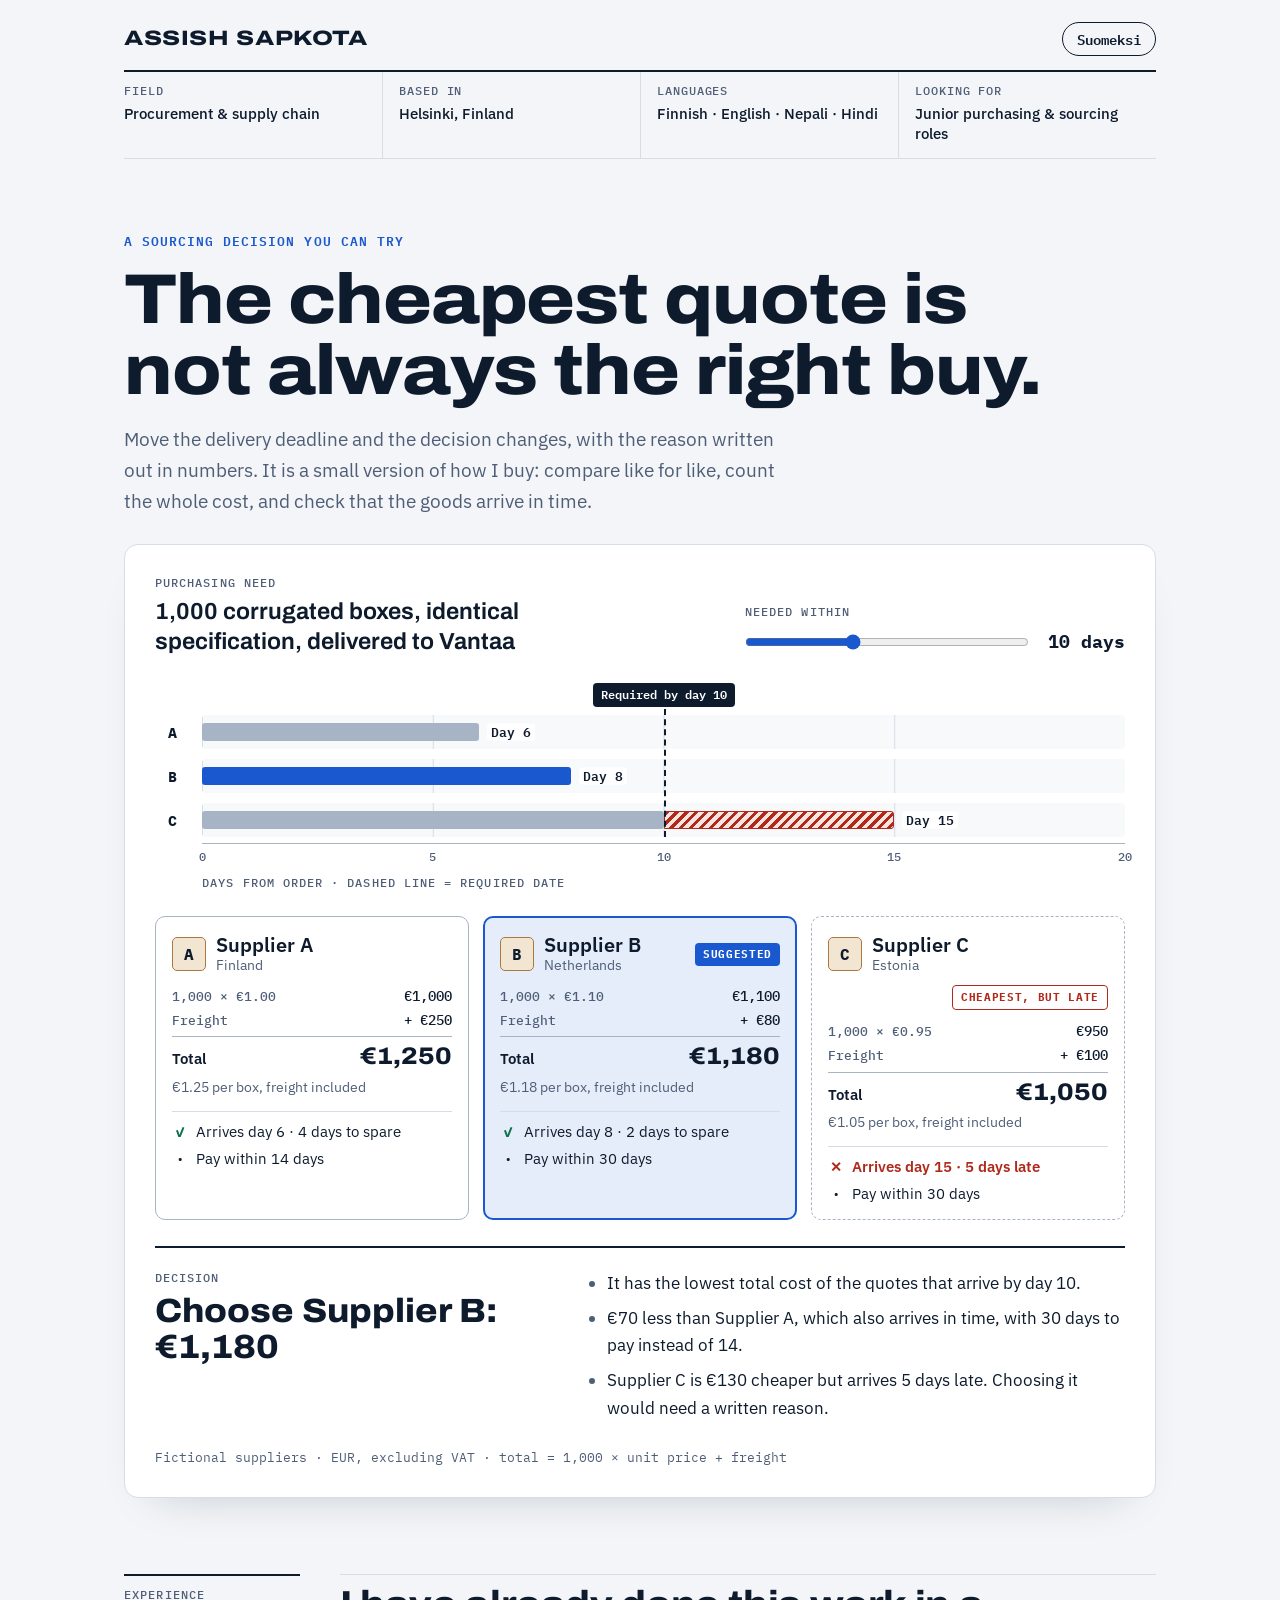
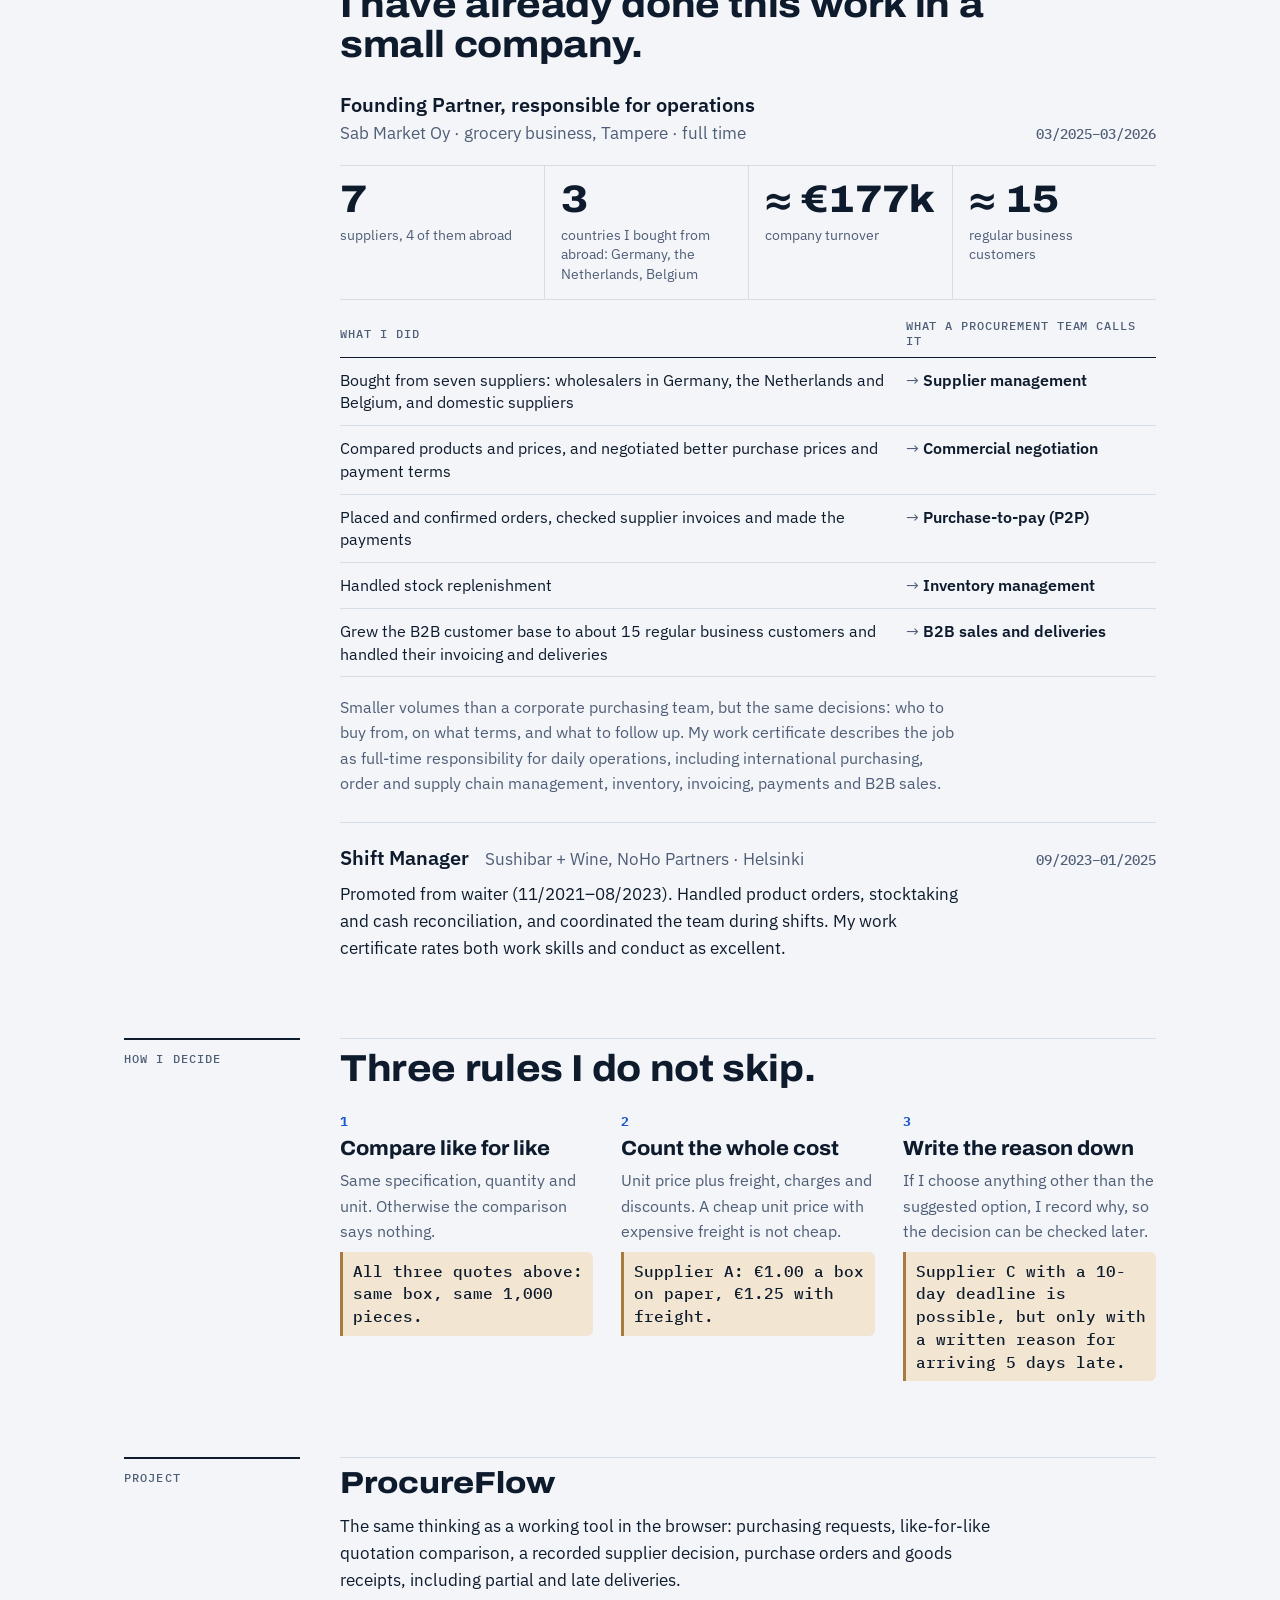
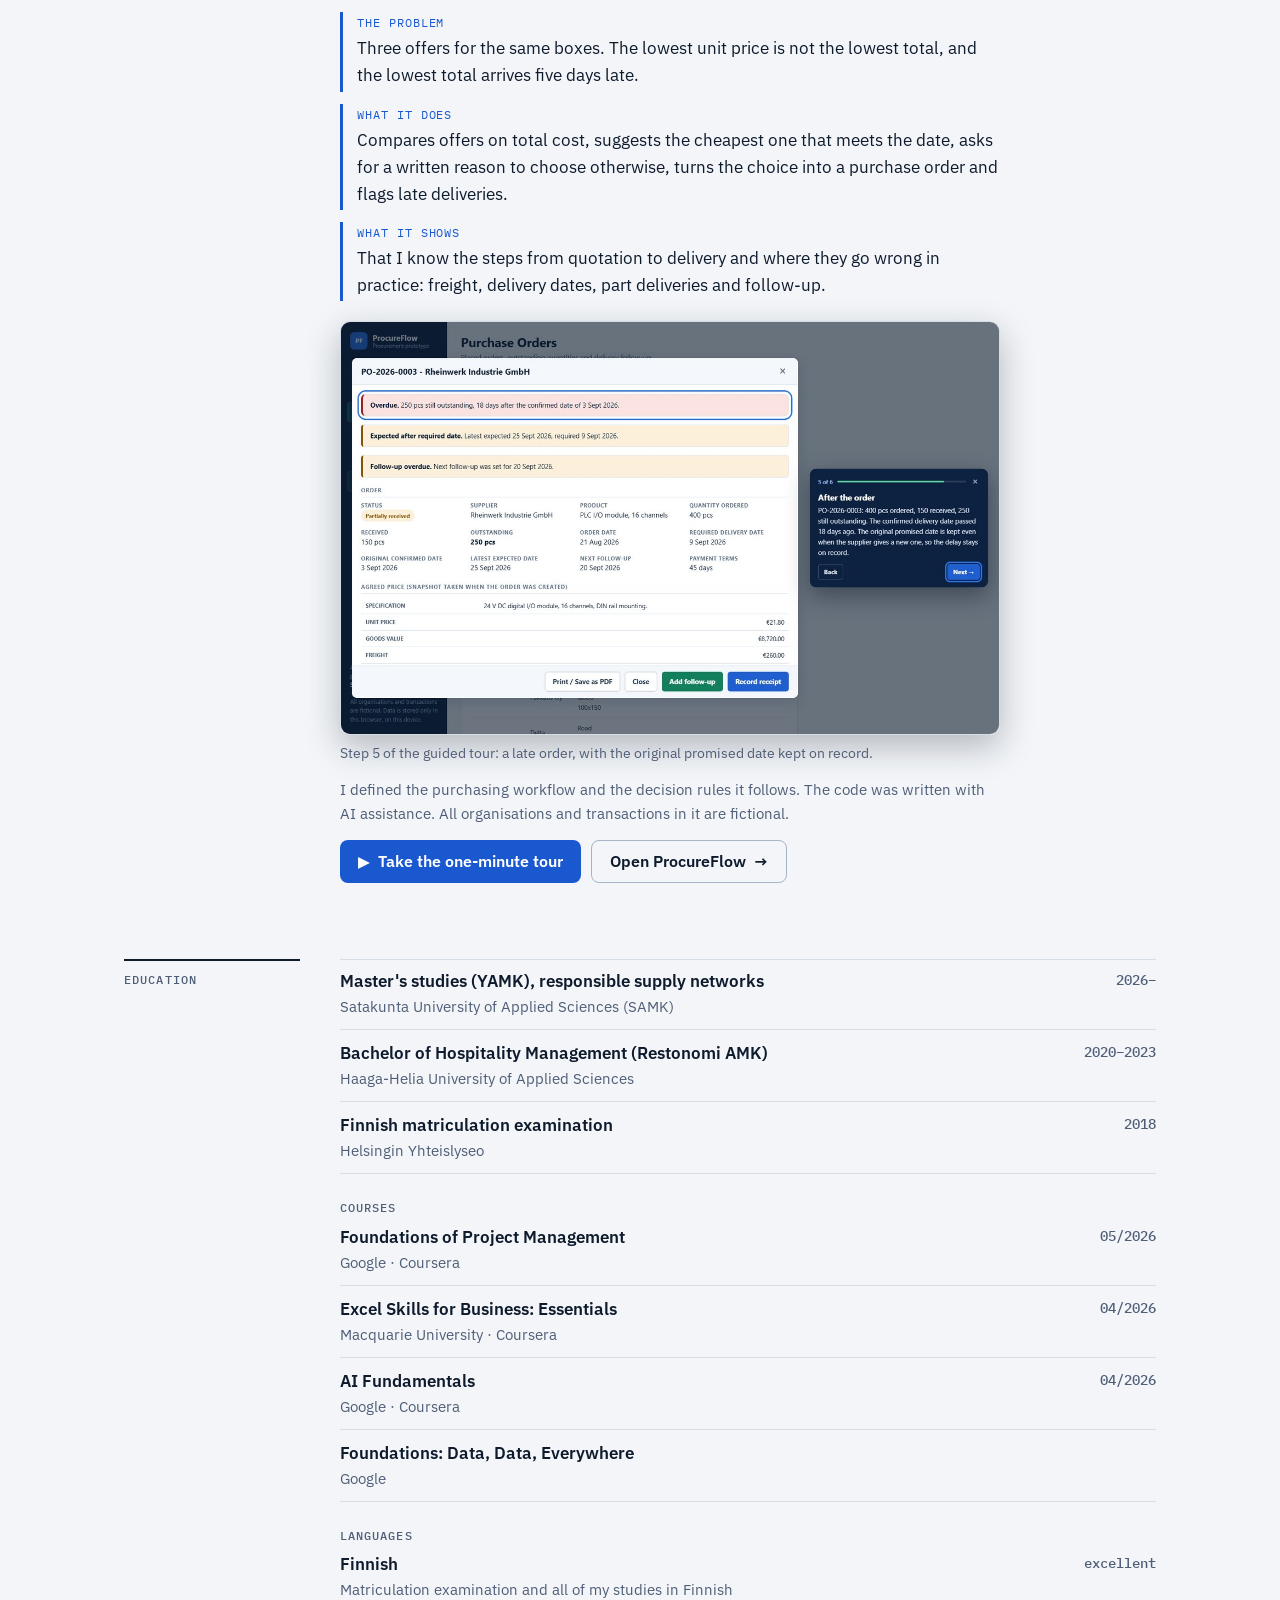
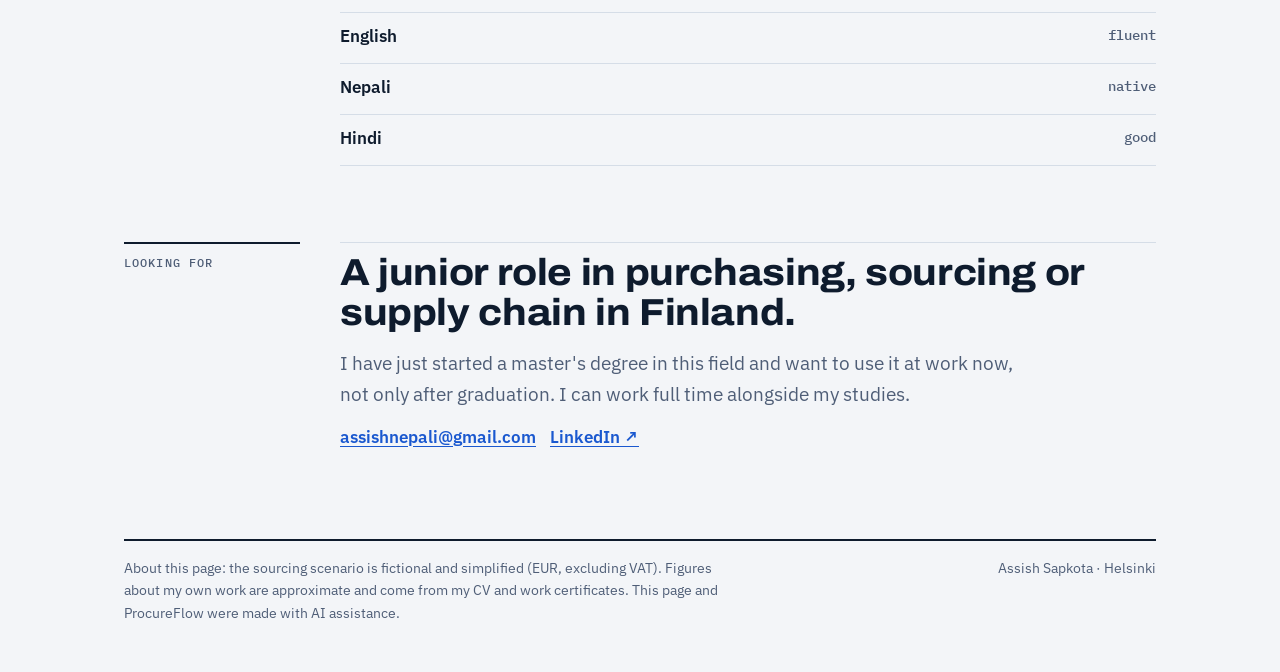
<file: index.html>
<!DOCTYPE html>
<html lang="en">
<head>
<meta charset="utf-8">
<meta name="viewport" content="width=device-width, initial-scale=1">
<title>Assish Sapkota</title>
<meta name="description" content="Assish Sapkota, procurement and supply chain, Helsinki. Try a live sourcing decision and see how small-company purchasing experience maps to a procurement team.">
<meta property="og:type" content="website">
<meta property="og:site_name" content="Assish Sapkota">
<meta property="og:title" content="Assish Sapkota · Procurement and supply chain, Helsinki">
<meta property="og:description" content="The cheapest quote is not always the right buy. Try a live sourcing decision, see my purchasing experience and open ProcureFlow, my procurement portfolio project.">
<meta property="og:url" content="https://assishnepali.github.io/">
<meta property="og:image" content="https://assishnepali.github.io/og-image.jpg">
<meta property="og:image:width" content="1200">
<meta property="og:image:height" content="627">
<meta property="og:image:alt" content="Assish Sapkota portfolio: the cheapest quote is not always the right buy">
<meta name="twitter:card" content="summary_large_image">
<link rel="icon" href="data:image/svg+xml,%3Csvg xmlns='http://www.w3.org/2000/svg' viewBox='0 0 64 64'%3E%3Crect width='64' height='64' rx='14' fill='%231A58CF'/%3E%3Ctext x='32' y='42' font-family='Arial,sans-serif' font-size='27' font-weight='700' fill='white' text-anchor='middle'%3EAS%3C/text%3E%3C/svg%3E">
<link rel="preconnect" href="https://fonts.googleapis.com">
<link rel="preconnect" href="https://fonts.gstatic.com" crossorigin>
<link rel="stylesheet" href="https://fonts.googleapis.com/css2?family=Archivo:wdth,wght@62..125,500..900&family=IBM+Plex+Mono:wght@400;500;600;700&family=IBM+Plex+Sans:ital,wght@0,400;0,500;0,600;1,400&display=swap">
<style>
/* =========================================================
   Assish Sapkota – portfolio page
   Palette: cool paper ground, navy ink, one signal blue for
   "the decision", kraft (cardboard) for the boxes themselves.
   Type: Archivo (wide, label-like display), IBM Plex Sans
   (body), IBM Plex Mono (figures, references, days).
   ========================================================= */
:root {
  --ground: #F3F5F8;
  --surface: #FFFFFF;
  --ink: #0E1B2D;
  --muted: #4F5E77;
  --rule: #D5DDE7;
  --rule-strong: #A7B4C6;
  --signal: #1A58CF;
  --on-signal: #FFFFFF;
  --signal-soft: #E5ECFA;
  --kraft: #A97A3F;
  --kraft-soft: #F2E6D3;
  --ok: #0F6E4B;
  --late: #B02A1C;
  --late-soft: #FAE4DF;
  --shadow: rgba(14, 27, 45, 0.28);

  --display: "Archivo", "Arial Narrow", "Helvetica Neue", Arial, sans-serif;
  --body: "IBM Plex Sans", "Segoe UI", system-ui, -apple-system, sans-serif;
  --mono: "IBM Plex Mono", ui-monospace, "Cascadia Mono", Consolas, monospace;
  color-scheme: light;
}
@media (prefers-color-scheme: dark) {
  :root:not([data-theme="light"]) {
    --ground: #0B131F;
    --surface: #111C2B;
    --ink: #E6ECF4;
    --muted: #9DACC1;
    --rule: #22324A;
    --rule-strong: #3B4F69;
    --signal: #75A3FF;
    --on-signal: #07101C;
    --signal-soft: #15254A;
    --kraft: #D2A468;
    --kraft-soft: #2B2217;
    --ok: #5FCB9C;
    --late: #FF8F80;
    --late-soft: #2E1613;
    --shadow: rgba(0, 0, 0, 0.55);
    color-scheme: dark;
  }
}
:root[data-theme="dark"] {
  --ground: #0B131F;
  --surface: #111C2B;
  --ink: #E6ECF4;
  --muted: #9DACC1;
  --rule: #22324A;
  --rule-strong: #3B4F69;
  --signal: #75A3FF;
  --on-signal: #07101C;
  --signal-soft: #15254A;
  --kraft: #D2A468;
  --kraft-soft: #2B2217;
  --ok: #5FCB9C;
  --late: #FF8F80;
  --late-soft: #2E1613;
  --shadow: rgba(0, 0, 0, 0.55);
  color-scheme: dark;
}

*, *::before, *::after { box-sizing: border-box; }
body {
  margin: 0;
  background: var(--ground);
  color: var(--ink);
  font-family: var(--body);
  font-size: 17px;
  line-height: 1.6;
  -webkit-font-smoothing: antialiased;
}
h1, h2, h3 { margin: 0; text-wrap: balance; }
p { margin: 0; }
a { color: var(--signal); text-underline-offset: 0.18em; }
:focus-visible { outline: 3px solid var(--signal); outline-offset: 3px; border-radius: 4px; }

/* Language switch: only the active language is shown */
#page[data-lang="en"] [lang="fi"],
#page[data-lang="fi"] [lang="en"] { display: none !important; }

.visually-hidden {
  position: absolute; width: 1px; height: 1px; margin: -1px; padding: 0;
  overflow: hidden; clip: rect(0 0 0 0); white-space: nowrap; border: 0;
}

.page {
  max-width: 1120px;
  margin: 0 auto;
  padding: 0 clamp(18px, 4vw, 44px) 48px;
}

/* ---------- Masthead: reads like the header of a file ---------- */
.masthead { padding-top: 22px; }
.masthead__row {
  display: flex;
  align-items: center;
  justify-content: space-between;
  gap: 16px;
  padding-bottom: 14px;
  border-bottom: 2px solid var(--ink);
}
.masthead__name {
  font-family: var(--display);
  font-stretch: 125%;
  font-weight: 800;
  font-size: 1.3rem;
  letter-spacing: 0.03em;
  text-transform: uppercase;
  line-height: 1;
}
.lang-toggle {
  font: 600 0.85rem/1 var(--mono);
  color: var(--ink);
  background: transparent;
  border: 1.5px solid var(--ink);
  border-radius: 999px;
  padding: 9px 14px;
  cursor: pointer;
}
.lang-toggle:hover { background: var(--ink); color: var(--ground); }

.file {
  display: grid;
  grid-template-columns: repeat(4, minmax(0, 1fr));
  margin: 0;
  border-bottom: 1px solid var(--rule);
}
.file > div { padding: 12px 16px 14px 0; }
.file > div + div { padding-left: 16px; border-left: 1px solid var(--rule); }
.file dt {
  font: 500 0.72rem/1.3 var(--mono);
  text-transform: uppercase;
  letter-spacing: 0.08em;
  color: var(--muted);
}
.file dd { margin: 4px 0 0; font-size: 0.95rem; font-weight: 500; line-height: 1.35; }

/* ---------- Hero ---------- */
.hero {
  padding: clamp(40px, 7vw, 76px) 0 28px;
  display: grid;
  gap: 18px;
  max-width: 920px;
}
.eyebrow {
  font: 600 0.8rem/1 var(--mono);
  letter-spacing: 0.08em;
  text-transform: uppercase;
  color: var(--signal);
}
.hero h1 {
  font-family: var(--display);
  font-stretch: 112%;
  font-weight: 800;
  font-size: clamp(2.3rem, 5.6vw, 4.4rem);
  line-height: 1.0;
  letter-spacing: -0.015em;
}
.lede { font-size: clamp(1.05rem, 1.6vw, 1.2rem); color: var(--muted); max-width: 62ch; }

/* ---------- The sourcing desk (interactive) ---------- */
.desk {
  background: var(--surface);
  border: 1px solid var(--rule);
  border-radius: 14px;
  padding: clamp(18px, 3vw, 30px);
  display: grid;
  gap: 26px;
  box-shadow: 0 22px 44px -32px var(--shadow);
}
.desk__head {
  display: flex;
  flex-wrap: wrap;
  gap: 18px 36px;
  align-items: end;
  justify-content: space-between;
}
.label {
  font: 500 0.74rem/1.3 var(--mono);
  text-transform: uppercase;
  letter-spacing: 0.09em;
  color: var(--muted);
}
.need {
  font-family: var(--display);
  font-stretch: 100%;
  font-weight: 650;
  font-size: clamp(1.15rem, 2.2vw, 1.45rem);
  line-height: 1.3;
  margin-top: 6px;
  max-width: 36ch;
}
.deadline { flex: 0 1 380px; min-width: min(100%, 300px); }
.deadline label { display: block; }
.deadline__control { display: flex; align-items: center; gap: 14px; margin-top: 8px; }
.deadline input[type="range"] { flex: 1; accent-color: var(--signal); height: 30px; cursor: pointer; margin: 0; }
.deadline output {
  font: 700 1.1rem/1 var(--mono);
  min-width: 7.5ch;
  text-align: right;
  font-variant-numeric: tabular-nums;
}

/* Lead-time chart: one lane per quote, drawn to a 0-20 day scale */
.lanes { display: grid; grid-template-columns: 2.2rem minmax(0, 1fr); column-gap: 12px; }
.lanes__ids { display: grid; grid-template-rows: repeat(3, 34px); row-gap: 10px; padding-top: 32px; }
.lanes__id { font: 700 0.95rem/34px var(--mono); text-align: center; }
.plot { position: relative; padding-top: 32px; }
.tracks { display: grid; grid-template-rows: repeat(3, 34px); row-gap: 10px; }
.track {
  position: relative;
  border-radius: 4px;
  background:
    linear-gradient(90deg, var(--rule) 1px, transparent 1px) 0 0 / 25% 100% repeat-x,
    color-mix(in srgb, var(--ground) 60%, transparent);
}
.bar {
  position: absolute; left: 0; top: 8px; bottom: 8px;
  background: var(--rule-strong);
  border-radius: 3px;
  transition: width 0.28s ease;
}
.track.is-suggested .bar { background: var(--signal); }
.bar-late {
  position: absolute; top: 8px; bottom: 8px;
  border: 1.5px solid var(--late);
  border-radius: 0 3px 3px 0;
  background: repeating-linear-gradient(135deg, var(--late) 0 3px, var(--late-soft) 3px 7px);
  transition: left 0.28s ease, width 0.28s ease;
}
.tag {
  position: absolute; top: 50%;
  transform: translateY(-50%);
  margin-left: 8px;
  font: 600 0.8rem/1 var(--mono);
  white-space: nowrap;
  color: var(--ink);
  background: var(--surface);
  padding: 2px 4px;
  border-radius: 3px;
  transition: left 0.28s ease;
}
.deadline-line {
  position: absolute; top: 26px; bottom: 36px;
  border-left: 2px dashed var(--ink);
  transition: left 0.28s ease;
  pointer-events: none;
}
.deadline-flag {
  position: absolute; top: 0;
  font: 600 0.74rem/1 var(--mono);
  white-space: nowrap;
  background: var(--ink);
  color: var(--surface);
  padding: 6px 8px;
  border-radius: 4px;
  transition: left 0.28s ease, transform 0.28s ease;
}
.axis { position: relative; height: 30px; margin-top: 6px; border-top: 1px solid var(--rule-strong); }
.axis span {
  position: absolute; top: 7px;
  transform: translateX(-50%);
  font: 500 0.76rem/1 var(--mono);
  color: var(--muted);
}
.lanes__caption { grid-column: 2; margin-top: 2px; }

/* Quote cards */
.quotes { display: grid; grid-template-columns: repeat(3, minmax(0, 1fr)); gap: 14px; }
.quote {
  border: 1px solid var(--rule-strong);
  border-radius: 10px;
  padding: 16px 16px 14px;
  display: grid;
  gap: 12px;
  align-content: start;
  background: var(--surface);
}
.quote.is-late { border-style: dashed; }
.quote.is-suggested {
  border: 2px solid var(--signal);
  padding: 15px 15px 13px;
  background: var(--signal-soft);
}
.quote__head { display: flex; align-items: center; gap: 10px; flex-wrap: wrap; }
.quote__id {
  width: 34px; height: 34px; flex: none;
  display: grid; place-items: center;
  border-radius: 5px;
  background: var(--kraft-soft);
  border: 1.5px solid var(--kraft);
  font: 700 1rem/1 var(--mono);
}
.quote__name { font-weight: 600; line-height: 1.2; }
.quote__country { font-size: 0.85rem; color: var(--muted); line-height: 1.3; }
.badge {
  margin-left: auto;
  font: 700 0.7rem/1 var(--mono);
  text-transform: uppercase;
  letter-spacing: 0.06em;
  padding: 6px 8px;
  border-radius: 4px;
  white-space: nowrap;
}
.badge--suggested { background: var(--signal); color: var(--on-signal); }
.badge--late { border: 1.5px solid var(--late); color: var(--late); }
.badge--fast { border: 1.5px solid var(--ink); color: var(--ink); }

.calc { margin: 0; display: grid; gap: 5px; font-variant-numeric: tabular-nums; }
.calc > div { display: flex; justify-content: space-between; align-items: baseline; gap: 12px; }
.calc dt { color: var(--muted); font: 500 0.84rem/1.3 var(--mono); }
.calc dd { margin: 0; font: 500 0.9rem/1.3 var(--mono); }
.calc__total { border-top: 1px solid var(--rule-strong); padding-top: 7px; margin-top: 2px; }
.calc__total dt { color: var(--ink); font: 600 0.95rem/1.3 var(--body); }
.calc__total dd { font-family: var(--display); font-stretch: 110%; font-weight: 800; font-size: 1.5rem; line-height: 1; }
.quote__unit { font-size: 0.85rem; color: var(--muted); margin-top: -4px; }
.facts {
  list-style: none; margin: 0; padding: 10px 0 0;
  border-top: 1px solid var(--rule);
  display: grid; gap: 6px;
  font-size: 0.93rem; line-height: 1.4;
}
.fact { display: flex; gap: 8px; align-items: baseline; }
.fact__mark { font: 700 0.9rem/1 var(--mono); width: 1.1em; flex: none; text-align: center; }
.fact--ok .fact__mark { color: var(--ok); }
.fact--late { color: var(--late); font-weight: 600; }

/* Verdict */
.verdict {
  display: grid;
  grid-template-columns: minmax(0, 1fr) minmax(0, 1.35fr);
  gap: 10px 36px;
  padding-top: 22px;
  border-top: 2px solid var(--ink);
}
.verdict__headline {
  font-family: var(--display);
  font-stretch: 108%;
  font-weight: 800;
  font-size: clamp(1.5rem, 3vw, 2.1rem);
  line-height: 1.08;
  margin-top: 8px;
}
.verdict__reasons { margin: 0; padding-left: 1.1em; display: grid; gap: 8px; }
.verdict__reasons li::marker { color: var(--muted); }
.desk__note { font: 0.8rem/1.5 var(--mono); color: var(--muted); }

/* ---------- Sections ---------- */
.section {
  display: grid;
  grid-template-columns: 11rem minmax(0, 1fr);
  gap: 18px 40px;
  padding-top: clamp(48px, 6vw, 76px);
}
.section__label {
  font: 500 0.78rem/1.3 var(--mono);
  text-transform: uppercase;
  letter-spacing: 0.09em;
  color: var(--muted);
  padding-top: 10px;
  border-top: 2px solid var(--ink);
}
.section__body {
  display: grid;
  gap: 26px;
  padding-top: 10px;
  border-top: 1px solid var(--rule);
  min-width: 0;
}
.statement {
  font-family: var(--display);
  font-stretch: 108%;
  font-weight: 750;
  font-size: clamp(1.6rem, 3.2vw, 2.35rem);
  line-height: 1.08;
  letter-spacing: -0.01em;
  max-width: 26ch;
}

.role { display: grid; gap: 18px; }
.role__head { display: flex; flex-wrap: wrap; align-items: baseline; gap: 2px 16px; }
.role__title { font-size: 1.25rem; font-weight: 600; line-height: 1.3; }
.role__org { color: var(--muted); }
.role__dates { margin-left: auto; font: 500 0.85rem/1.4 var(--mono); color: var(--muted); font-variant-numeric: tabular-nums; }

.figures {
  list-style: none; margin: 0; padding: 0;
  display: grid;
  grid-template-columns: repeat(4, minmax(0, 1fr));
  border-top: 1px solid var(--rule);
  border-bottom: 1px solid var(--rule);
}
.figures li { padding: 14px 14px 16px 0; display: grid; gap: 6px; align-content: start; }
.figures li + li { padding-left: 16px; border-left: 1px solid var(--rule); }
.fig {
  font-family: var(--display);
  font-stretch: 112%;
  font-weight: 800;
  font-size: clamp(1.7rem, 3.4vw, 2.4rem);
  line-height: 1;
  font-variant-numeric: tabular-nums;
  white-space: nowrap;
}
.fig__cap { font-size: 0.9rem; color: var(--muted); line-height: 1.35; }

.bridge-wrap { overflow-x: auto; }
.bridge { width: 100%; border-collapse: collapse; font-size: 0.98rem; }
.bridge th {
  text-align: left;
  font: 500 0.74rem/1.3 var(--mono);
  text-transform: uppercase;
  letter-spacing: 0.08em;
  color: var(--muted);
  padding: 0 16px 8px 0;
  border-bottom: 1.5px solid var(--ink);
}
.bridge td { padding: 11px 16px 11px 0; border-bottom: 1px solid var(--rule); vertical-align: top; line-height: 1.45; }
.bridge td + td { font-weight: 600; white-space: nowrap; }
.bridge td + td::before { content: "\2192\00a0"; color: var(--muted); font-weight: 400; }
.honest { color: var(--muted); max-width: 62ch; font-size: 0.98rem; }
.role--minor { padding-top: 22px; border-top: 1px solid var(--rule); gap: 8px; }
.role--minor p:last-child { max-width: 62ch; }

.principles { list-style: none; margin: 0; padding: 0; display: grid; grid-template-columns: repeat(3, minmax(0, 1fr)); gap: 28px; }
.principles li { display: grid; gap: 8px; align-content: start; }
.principles__n { font: 700 0.8rem/1 var(--mono); color: var(--signal); }
.principles h3 { font-family: var(--display); font-stretch: 105%; font-weight: 750; font-size: 1.28rem; line-height: 1.15; }
.principles p { color: var(--muted); font-size: 0.98rem; }
.proof {
  font: 500 0.84rem/1.45 var(--mono);
  color: var(--ink) !important;
  background: var(--kraft-soft);
  border-left: 3px solid var(--kraft);
  padding: 8px 10px;
  border-radius: 0 6px 6px 0;
}

.project { display: grid; gap: 14px; max-width: 66ch; }
.project h3 { font-family: var(--display); font-stretch: 112%; font-weight: 800; font-size: 1.9rem; line-height: 1; }
.btn {
  display: inline-flex; align-items: center; gap: 8px;
  justify-self: start;
  font: 600 0.97rem/1 var(--body);
  text-decoration: none;
  color: var(--on-signal);
  background: var(--signal);
  padding: 13px 18px;
  border-radius: 8px;
}
.btn:hover { filter: brightness(1.08); }
.small { font-size: 0.92rem; color: var(--muted); }
.case { display: grid; gap: 12px; margin: 4px 0 0; }
.case > div { border-left: 3px solid var(--signal); padding: 2px 0 2px 14px; }
.case dt { font-family: var(--mono); font-size: 0.74rem; letter-spacing: 0.08em; text-transform: uppercase; color: var(--signal); margin-bottom: 2px; }
.case dd { margin: 0; }
.shot { margin: 6px 0 0; }
.shot img { display: block; width: 100%; height: auto; border-radius: 10px; border: 1px solid var(--rule); box-shadow: 0 12px 34px var(--shadow); }
.shot a:hover img { border-color: var(--signal); }
.shot figcaption { font-size: 0.85rem; color: var(--muted); margin-top: 8px; }
.project__actions { display: flex; flex-wrap: wrap; gap: 10px; }
.btn--quiet { background: transparent; color: var(--ink); border: 1px solid var(--rule-strong); }


.list { list-style: none; margin: 0; padding: 0; }
.list li {
  display: grid;
  grid-template-columns: minmax(0, 1fr) auto;
  gap: 2px 20px;
  padding: 12px 0;
  border-bottom: 1px solid var(--rule);
}
.list li:first-child { padding-top: 0; }
.list__what { font-weight: 600; line-height: 1.4; }
.list__where { grid-column: 1; color: var(--muted); font-size: 0.95rem; line-height: 1.4; }
.list__when {
  grid-column: 2; grid-row: 1 / span 2;
  font: 500 0.85rem/1.6 var(--mono);
  color: var(--muted);
  text-align: right;
  font-variant-numeric: tabular-nums;
  white-space: nowrap;
}
.sub { font: 500 0.74rem/1.3 var(--mono); text-transform: uppercase; letter-spacing: 0.09em; color: var(--muted); margin-bottom: 10px; }

.closing { display: grid; gap: 14px; }
.closing .statement { max-width: 30ch; }
.contact { display: flex; flex-wrap: wrap; gap: 10px 14px; }
.contact a { font-weight: 600; }

.footer {
  margin-top: clamp(56px, 7vw, 88px);
  padding-top: 16px;
  border-top: 2px solid var(--ink);
  display: flex;
  flex-wrap: wrap;
  justify-content: space-between;
  gap: 10px 24px;
  font-size: 0.88rem;
  color: var(--muted);
}
.footer p { max-width: 78ch; }

/* ---------- Responsive ---------- */
@media (max-width: 900px) {
  .section { grid-template-columns: minmax(0, 1fr); gap: 14px; }
  .section__body { border-top: 0; padding-top: 0; }
  .file { grid-template-columns: repeat(2, minmax(0, 1fr)); }
  .file > div:nth-child(3) { padding-left: 0; border-left: 0; }
  .file > div:nth-child(n + 3) { border-top: 1px solid var(--rule); }
  .verdict { grid-template-columns: minmax(0, 1fr); }
  .principles { grid-template-columns: minmax(0, 1fr); gap: 22px; }
  .figures { grid-template-columns: repeat(2, minmax(0, 1fr)); }
  .figures li:nth-child(3) { padding-left: 0; border-left: 0; }
  .figures li:nth-child(n + 3) { border-top: 1px solid var(--rule); }
}
@media (max-width: 820px) {
  .quotes { grid-template-columns: minmax(0, 1fr); }
}
@media (max-width: 540px) {
  body { font-size: 16px; }
  .masthead__name { font-size: 1.02rem; }
  .role__dates { margin-left: 0; width: 100%; }
  .bridge td + td { white-space: normal; }
  .list li { grid-template-columns: minmax(0, 1fr); }
  .list__when { grid-column: 1; grid-row: auto; text-align: left; }
}
@media (prefers-reduced-motion: reduce) {
  *, *::before, *::after { transition: none !important; }
}
@media print {
  .lang-toggle { display: none; }
  .desk { box-shadow: none; }
  body { background: #fff; }
}
</style>
</head>
<body>
<div id="page" data-lang="en">
<div class="page">

  <!-- ================= MASTHEAD ================= -->
  <header class="masthead">
    <div class="masthead__row">
      <p class="masthead__name">Assish Sapkota</p>
      <button class="lang-toggle" type="button" id="langToggle">
        <span lang="en">Suomeksi</span><span lang="fi">In English</span>
      </button>
    </div>
    <dl class="file">
      <div>
        <dt lang="en">Field</dt><dt lang="fi">Ala</dt>
        <dd lang="en">Procurement &amp; supply chain</dd><dd lang="fi">Hankinta ja toimitusketju</dd>
      </div>
      <div>
        <dt lang="en">Based in</dt><dt lang="fi">Asuinpaikka</dt>
        <dd lang="en">Helsinki, Finland</dd><dd lang="fi">Helsinki</dd>
      </div>
      <div>
        <dt lang="en">Languages</dt><dt lang="fi">Kielet</dt>
        <dd lang="en">Finnish · English · Nepali · Hindi</dd><dd lang="fi">suomi · englanti · nepali · hindi</dd>
      </div>
      <div>
        <dt lang="en">Looking for</dt><dt lang="fi">Etsin</dt>
        <dd lang="en">Junior purchasing &amp; sourcing roles</dd><dd lang="fi">Hankinnan ja oston junior-tehtäviä</dd>
      </div>
    </dl>
  </header>

  <main>
    <!-- ================= HERO ================= -->
    <section class="hero" aria-labelledby="heroTitle">
      <p class="eyebrow"><span lang="en">A sourcing decision you can try</span><span lang="fi">Hankintapäätös, jota voit kokeilla</span></p>
      <h1 id="heroTitle">
        <span lang="en">The cheapest quote is not always the right buy.</span>
        <span lang="fi">Halvin tarjous ei aina ole oikea hankinta.</span>
      </h1>
      <p class="lede">
        <span lang="en">Move the delivery deadline and the decision changes, with the reason written out in numbers. It is a small version of how I buy: compare like for like, count the whole cost, and check that the goods arrive in time.</span>
        <span lang="fi">Siirrä toimituksen määräpäivää, niin päätös muuttuu ja perustelu näkyy lukuina. Näin teen hankintoja pienessä mittakaavassa: vertaan samaa samaan, lasken koko hinnan ja varmistan, että tavara ehtii ajoissa.</span>
      </p>
    </section>

    <!-- ================= SOURCING DESK ================= -->
    <section class="desk" aria-labelledby="deskTitle">
      <div class="desk__head">
        <div>
          <h2 class="label" id="deskTitle"><span lang="en">Purchasing need</span><span lang="fi">Hankintatarve</span></h2>
          <p class="need">
            <span lang="en">1,000 corrugated boxes, identical specification, delivered to Vantaa</span>
            <span lang="fi">1 000 aaltopahvilaatikkoa, sama laatuvaatimus, toimitus Vantaalle</span>
          </p>
        </div>
        <div class="deadline">
          <label class="label" for="deadline"><span lang="en">Needed within</span><span lang="fi">Tarvitaan viimeistään</span></label>
          <div class="deadline__control">
            <input type="range" id="deadline" min="4" max="20" step="1" value="10">
            <output id="deadlineOut" for="deadline">10</output>
          </div>
        </div>
      </div>

      <div class="lanes" aria-hidden="true">
        <div class="lanes__ids" id="laneIds"></div>
        <div class="plot" id="plot"></div>
        <p class="label lanes__caption">
          <span lang="en">Days from order · dashed line = required date</span>
          <span lang="fi">Päivää tilauksesta · katkoviiva = määräpäivä</span>
        </p>
      </div>

      <div class="quotes" id="quotes"></div>

      <div class="verdict" id="verdict" aria-live="polite"></div>

      <p class="desk__note">
        <span lang="en">Fictional suppliers · EUR, excluding VAT · total = 1,000 × unit price + freight</span>
        <span lang="fi">Kuvitteelliset toimittajat · euroa, alv 0 % · yhteensä = 1 000 × kappalehinta + rahti</span>
      </p>
    </section>

    <!-- ================= EXPERIENCE ================= -->
    <section class="section" aria-labelledby="expLabel">
      <h2 class="section__label" id="expLabel"><span lang="en">Experience</span><span lang="fi">Kokemus</span></h2>
      <div class="section__body">
        <p class="statement">
          <span lang="en">I have already done this work in a small company.</span>
          <span lang="fi">Olen jo tehnyt tätä työtä pienyrityksessä.</span>
        </p>

        <article class="role">
          <header class="role__head">
            <h3 class="role__title"><span lang="en">Founding Partner, responsible for operations</span><span lang="fi">Perustajaosakas, vastuu operatiivisesta toiminnasta</span></h3>
            <p class="role__org"><span lang="en">Sab Market Oy · grocery business, Tampere · full time</span><span lang="fi">Sab Market Oy · ruokakauppa, Tampere · kokoaikainen</span></p>
            <p class="role__dates">03/2025–03/2026</p>
          </header>

          <ul class="figures">
            <li>
              <span class="fig">7</span>
              <span class="fig__cap"><span lang="en">suppliers, 4 of them abroad</span><span lang="fi">toimittajaa, joista 4 ulkomailla</span></span>
            </li>
            <li>
              <span class="fig">3</span>
              <span class="fig__cap"><span lang="en">countries I bought from abroad: Germany, the Netherlands, Belgium</span><span lang="fi">ostomaata ulkomailla: Saksa, Alankomaat, Belgia</span></span>
            </li>
            <li>
              <span class="fig"><span lang="en">≈ €177k</span><span lang="fi">≈ 177 t€</span></span>
              <span class="fig__cap"><span lang="en">company turnover</span><span lang="fi">yrityksen liikevaihto</span></span>
            </li>
            <li>
              <span class="fig">≈ 15</span>
              <span class="fig__cap"><span lang="en">regular business customers</span><span lang="fi">vakituista yritysasiakasta</span></span>
            </li>
          </ul>

          <div class="bridge-wrap">
            <table class="bridge">
              <caption class="visually-hidden">
                <span lang="en">Tasks from Sab Market Oy and the matching procurement terms</span>
                <span lang="fi">Sab Market Oy:n tehtävät ja niitä vastaavat hankinnan termit</span>
              </caption>
              <thead>
                <tr>
                  <th scope="col"><span lang="en">What I did</span><span lang="fi">Mitä tein</span></th>
                  <th scope="col"><span lang="en">What a procurement team calls it</span><span lang="fi">Nimi hankintatiimissä</span></th>
                </tr>
              </thead>
              <tbody>
                <tr>
                  <td><span lang="en">Bought from seven suppliers: wholesalers in Germany, the Netherlands and Belgium, and domestic suppliers</span><span lang="fi">Ostin seitsemältä toimittajalta: tukuista Saksasta, Alankomaista ja Belgiasta sekä kotimaisilta toimittajilta</span></td>
                  <td><span lang="en">Supplier management</span><span lang="fi">Toimittajahallinta</span></td>
                </tr>
                <tr>
                  <td><span lang="en">Compared products and prices, and negotiated better purchase prices and payment terms</span><span lang="fi">Vertailin tuotteita ja hintoja ja neuvottelin parempia ostohintoja ja maksuehtoja</span></td>
                  <td><span lang="en">Commercial negotiation</span><span lang="fi">Kaupalliset neuvottelut</span></td>
                </tr>
                <tr>
                  <td><span lang="en">Placed and confirmed orders, checked supplier invoices and made the payments</span><span lang="fi">Tein ja vahvistin tilaukset, tarkistin toimittajien laskut ja hoidin maksut</span></td>
                  <td>Purchase-to-pay (P2P)</td>
                </tr>
                <tr>
                  <td><span lang="en">Handled stock replenishment</span><span lang="fi">Hoidin varaston täydennykset</span></td>
                  <td><span lang="en">Inventory management</span><span lang="fi">Varastonhallinta</span></td>
                </tr>
                <tr>
                  <td><span lang="en">Grew the B2B customer base to about 15 regular business customers and handled their invoicing and deliveries</span><span lang="fi">Kasvatin B2B-asiakaskunnan noin 15 vakioyritysasiakkaaseen ja hoidin heidän laskutuksensa ja toimituksensa</span></td>
                  <td><span lang="en">B2B sales and deliveries</span><span lang="fi">B2B-myynti ja toimitukset</span></td>
                </tr>
              </tbody>
            </table>
          </div>

          <p class="honest">
            <span lang="en">Smaller volumes than a corporate purchasing team, but the same decisions: who to buy from, on what terms, and what to follow up. My work certificate describes the job as full-time responsibility for daily operations, including international purchasing, order and supply chain management, inventory, invoicing, payments and B2B sales.</span>
            <span lang="fi">Volyymit olivat pienempiä kuin suuryrityksen hankintatiimissä, mutta päätökset samat: keneltä ostetaan, millä ehdoilla ja mitä pitää seurata. Työtodistukseni mukaan vastuullani oli kokoaikaisesti yrityksen päivittäinen toiminta, mukaan lukien kansainväliset hankinnat, tilaus- ja toimitusketjun hallinta, varastonhallinta, laskutus, maksuliikenne ja B2B-myynti.</span>
          </p>
        </article>

        <article class="role role--minor">
          <header class="role__head">
            <h3 class="role__title"><span lang="en">Shift Manager</span><span lang="fi">Vuoropäällikkö</span></h3>
            <p class="role__org">Sushibar + Wine, NoHo Partners · Helsinki</p>
            <p class="role__dates">09/2023–01/2025</p>
          </header>
          <p>
            <span lang="en">Promoted from waiter (11/2021–08/2023). Handled product orders, stocktaking and cash reconciliation, and coordinated the team during shifts. My work certificate rates both work skills and conduct as excellent.</span>
            <span lang="fi">Etenin tarjoilijasta (11/2021–08/2023) vuoropäälliköksi. Hoidin tuotetilauksia, inventointeja ja kassatilityksiä ja ohjasin tiimiä vuorojen aikana. Työtodistuksessa sekä työtaito että käytös on arvioitu erinomaisiksi.</span>
          </p>
        </article>
      </div>
    </section>

    <!-- ================= HOW I DECIDE ================= -->
    <section class="section" aria-labelledby="decideLabel">
      <h2 class="section__label" id="decideLabel"><span lang="en">How I decide</span><span lang="fi">Näin päätän</span></h2>
      <div class="section__body">
        <p class="statement">
          <span lang="en">Three rules I do not skip.</span>
          <span lang="fi">Kolme sääntöä, joista en jousta.</span>
        </p>
        <ol class="principles">
          <li>
            <span class="principles__n">1</span>
            <h3><span lang="en">Compare like for like</span><span lang="fi">Vertaa samaa samaan</span></h3>
            <p><span lang="en">Same specification, quantity and unit. Otherwise the comparison says nothing.</span><span lang="fi">Sama laatuvaatimus, määrä ja yksikkö. Muuten vertailu ei kerro mitään.</span></p>
            <p class="proof"><span lang="en">All three quotes above: same box, same 1,000 pieces.</span><span lang="fi">Kaikki kolme tarjousta yllä: sama laatikko, samat 1 000 kpl.</span></p>
          </li>
          <li>
            <span class="principles__n">2</span>
            <h3><span lang="en">Count the whole cost</span><span lang="fi">Laske koko hinta</span></h3>
            <p><span lang="en">Unit price plus freight, charges and discounts. A cheap unit price with expensive freight is not cheap.</span><span lang="fi">Kappalehinta, rahti, lisämaksut ja alennukset. Halpa kappalehinta kalliilla rahdilla ei ole halpa.</span></p>
            <p class="proof"><span lang="en">Supplier A: €1.00 a box on paper, €1.25 with freight.</span><span lang="fi">Toimittaja A: paperilla 1,00 € laatikolta, rahdin kanssa 1,25 €.</span></p>
          </li>
          <li>
            <span class="principles__n">3</span>
            <h3><span lang="en">Write the reason down</span><span lang="fi">Kirjaa perustelu</span></h3>
            <p><span lang="en">If I choose anything other than the suggested option, I record why, so the decision can be checked later.</span><span lang="fi">Jos valitsen muun kuin suositellun vaihtoehdon, kirjaan syyn, jotta päätöksen voi tarkistaa jälkikäteen.</span></p>
            <p class="proof"><span lang="en">Supplier C with a 10-day deadline is possible, but only with a written reason for arriving 5 days late.</span><span lang="fi">Toimittaja C:n voi valita 10 päivän määräajalla, mutta viiden päivän viiveelle tarvitaan kirjallinen perustelu.</span></p>
          </li>
        </ol>
      </div>
    </section>

    <!-- ================= PROJECT ================= -->
    <section class="section" aria-labelledby="projectLabel">
      <h2 class="section__label" id="projectLabel"><span lang="en">Project</span><span lang="fi">Projekti</span></h2>
      <div class="section__body">
        <div class="project">
          <h3>ProcureFlow</h3>
          <p>
            <span lang="en">The same thinking as a working tool in the browser: purchasing requests, like-for-like quotation comparison, a recorded supplier decision, purchase orders and goods receipts, including partial and late deliveries.</span>
            <span lang="fi">Sama ajattelu toimivana selainsovelluksena: hankintapyynnöt, tarjousten vertailu samaa samaan, kirjattu toimittajavalinta, ostotilaukset ja tavaran vastaanotto, myös osittaiset ja myöhästyneet toimitukset.</span>
          </p>

          <dl class="case">
            <div>
              <dt><span lang="en">The problem</span><span lang="fi">Ongelma</span></dt>
              <dd><span lang="en">Three offers for the same boxes. The lowest unit price is not the lowest total, and the lowest total arrives five days late.</span><span lang="fi">Kolme tarjousta samoista laatikoista. Halvin kappalehinta ei ole halvin kokonaishinta, ja halvin kokonaishinta tulee viisi päivää myöhässä.</span></dd>
            </div>
            <div>
              <dt><span lang="en">What it does</span><span lang="fi">Mitä se tekee</span></dt>
              <dd><span lang="en">Compares offers on total cost, suggests the cheapest one that meets the date, asks for a written reason to choose otherwise, turns the choice into a purchase order and flags late deliveries.</span><span lang="fi">Vertaa tarjouksia kokonaishinnalla, suosittelee halvinta ajoissa ehtivää, pyytää kirjallisen perustelun muulle valinnalle, tekee valinnasta ostotilauksen ja nostaa myöhästyneet toimitukset esiin.</span></dd>
            </div>
            <div>
              <dt><span lang="en">What it shows</span><span lang="fi">Mitä se kertoo minusta</span></dt>
              <dd><span lang="en">That I know the steps from quotation to delivery and where they go wrong in practice: freight, delivery dates, part deliveries and follow-up.</span><span lang="fi">Tunnen vaiheet tarjouksesta toimitukseen ja kohdat, joissa ne käytännössä menevät pieleen: rahti, toimituspäivät, osatoimitukset ja seuranta.</span></dd>
            </div>
          </dl>

          <figure class="shot">
            <a href="procureflow/?tour" class="tour-link" tabindex="-1">
              <img src="img/procureflow-tour.jpg" width="1200" height="750" loading="lazy"
                alt="ProcureFlow showing a late purchase order: 250 of 400 pieces outstanding, 18 days after the confirmed date, with the guided tour explaining it on the right.">
            </a>
            <figcaption>
              <span lang="en">Step 5 of the guided tour: a late order, with the original promised date kept on record.</span>
              <span lang="fi">Esittelyn 5. askel: myöhässä oleva tilaus, jonka alkuperäinen luvattu päivä säilyy tiedoissa.</span>
            </figcaption>
          </figure>

          <p class="small">
            <span lang="en">I defined the purchasing workflow and the decision rules it follows. The code was written with AI assistance. All organisations and transactions in it are fictional.</span>
            <span lang="fi">Määrittelin hankintaprosessin ja päätössäännöt, joita se noudattaa. Koodi on kirjoitettu tekoälyn avustamana. Kaikki sen organisaatiot ja tapahtumat ovat kuvitteellisia.</span>
          </p>
          <div class="project__actions">
            <a class="btn tour-link" href="procureflow/?tour">
              <span aria-hidden="true">▶</span>
              <span lang="en">Take the one-minute tour</span><span lang="fi">Katso minuutin esittely</span>
            </a>
            <a class="btn btn--quiet" id="procureflowLink" href="procureflow/">
              <span lang="en">Open ProcureFlow</span><span lang="fi">Avaa ProcureFlow</span>
              <span aria-hidden="true">→</span>
            </a>
          </div>
        </div>
      </div>
    </section>

    <!-- ================= EDUCATION ================= -->
    <section class="section" aria-labelledby="eduLabel">
      <h2 class="section__label" id="eduLabel"><span lang="en">Education</span><span lang="fi">Koulutus</span></h2>
      <div class="section__body">
        <ul class="list">
          <li>
            <span class="list__what"><span lang="en">Master's studies (YAMK), responsible supply networks</span><span lang="fi">Ylempi AMK, vastuullinen toimitusverkosto</span></span>
            <span class="list__where"><span lang="en">Satakunta University of Applied Sciences (SAMK)</span><span lang="fi">Satakunnan ammattikorkeakoulu (SAMK)</span></span>
            <span class="list__when">2026–</span>
          </li>
          <li>
            <span class="list__what"><span lang="en">Bachelor of Hospitality Management (Restonomi AMK)</span><span lang="fi">Restonomi (AMK), hotelli- ja ravintola-alan liikkeenjohto</span></span>
            <span class="list__where"><span lang="en">Haaga-Helia University of Applied Sciences</span><span lang="fi">Haaga-Helia ammattikorkeakoulu</span></span>
            <span class="list__when">2020–2023</span>
          </li>
          <li>
            <span class="list__what"><span lang="en">Finnish matriculation examination</span><span lang="fi">Ylioppilastutkinto</span></span>
            <span class="list__where">Helsingin Yhteislyseo</span>
            <span class="list__when">2018</span>
          </li>
        </ul>

        <div>
          <p class="sub"><span lang="en">Courses</span><span lang="fi">Kurssit</span></p>
          <ul class="list">
          <li>
            <span class="list__what">Foundations of Project Management</span>
            <span class="list__where">Google · Coursera</span>
            <span class="list__when">05/2026</span>
          </li>
          <li>
            <span class="list__what">Excel Skills for Business: Essentials</span>
            <span class="list__where">Macquarie University · Coursera</span>
            <span class="list__when">04/2026</span>
          </li>
          <li>
            <span class="list__what">AI Fundamentals</span>
            <span class="list__where">Google · Coursera</span>
            <span class="list__when">04/2026</span>
          </li>
          <li>
            <span class="list__what">Foundations: Data, Data, Everywhere</span>
            <span class="list__where">Google</span>
            <span class="list__when"></span>
          </li>
          </ul>
        </div>

        <div>
          <p class="sub"><span lang="en">Languages</span><span lang="fi">Kielet</span></p>
          <ul class="list">
          <li>
            <span class="list__what"><span lang="en">Finnish</span><span lang="fi">Suomi</span></span>
            <span class="list__where"><span lang="en">Matriculation examination and all of my studies in Finnish</span><span lang="fi">Ylioppilastutkinto ja kaikki opintoni suomeksi</span></span>
            <span class="list__when"><span lang="en">excellent</span><span lang="fi">erinomainen</span></span>
          </li>
          <li>
            <span class="list__what"><span lang="en">English</span><span lang="fi">Englanti</span></span>
            <span class="list__where"></span>
            <span class="list__when"><span lang="en">fluent</span><span lang="fi">sujuva</span></span>
          </li>
          <li>
            <span class="list__what">Nepali</span>
            <span class="list__where"></span>
            <span class="list__when"><span lang="en">native</span><span lang="fi">äidinkieli</span></span>
          </li>
          <li>
            <span class="list__what">Hindi</span>
            <span class="list__where"></span>
            <span class="list__when"><span lang="en">good</span><span lang="fi">hyvä</span></span>
          </li>
          </ul>
        </div>
      </div>
    </section>

    <!-- ================= LOOKING FOR ================= -->
    <section class="section" aria-labelledby="nextLabel">
      <h2 class="section__label" id="nextLabel"><span lang="en">Looking for</span><span lang="fi">Etsin</span></h2>
      <div class="section__body closing">
        <p class="statement">
          <span lang="en">A junior role in purchasing, sourcing or supply chain in Finland.</span>
          <span lang="fi">Junior-tehtävää hankinnasta, sourcingista tai toimitusketjusta.</span>
        </p>
        <p class="lede">
          <span lang="en">I have just started a master's degree in this field and want to use it at work now, not only after graduation. I can work full time alongside my studies.</span>
          <span lang="fi">Aloitin juuri alan YAMK-opinnot ja haluan käyttää osaamistani työssä jo nyt enkä vasta valmistuttuani. Voin tehdä kokoaikaista työtä opintojen ohella.</span>
        </p>
        <div class="contact" id="contact" hidden></div>
      </div>
    </section>
  </main>

  <footer class="footer">
    <p>
      <span lang="en">About this page: the sourcing scenario is fictional and simplified (EUR, excluding VAT). Figures about my own work are approximate and come from my CV and work certificates. This page and ProcureFlow were made with AI assistance.</span>
      <span lang="fi">Tästä sivusta: hankintaesimerkki on kuvitteellinen ja yksinkertaistettu (euroa, alv 0 %). Omaa työtäni koskevat luvut ovat likimääräisiä ja perustuvat CV:hen ja työtodistuksiin. Sivu ja ProcureFlow on tehty tekoälyn avustamana.</span>
    </p>
    <p>Assish Sapkota · Helsinki</p>
  </footer>

</div>
</div>

<script>
/* =========================================================
   Settings you can edit
   ========================================================= */
// Fill these in to show a contact block at the bottom of the page.
// Leave them empty ("") to hide it.
var CONTACT = {
  email: "assishnepali@gmail.com",
  linkedin: "https://www.linkedin.com/in/assishsapkota"   // full address, e.g. "https://www.linkedin.com/in/your-name"
};
var PROCUREFLOW_URL = "procureflow/";

/* =========================================================
   The sourcing scenario
   Money is kept in cents so the maths is exact.
   ========================================================= */
(function () {
  "use strict";

  var QTY = 1000;
  var AXIS_MAX = 20;

  var QUOTES = [
    { id: "A", country: { en: "Finland", fi: "Suomi" },           unitCents: 100, freightCents: 25000, days: 6,  terms: 14 },
    { id: "B", country: { en: "Netherlands", fi: "Alankomaat" },  unitCents: 110, freightCents: 8000,  days: 8,  terms: 30 },
    { id: "C", country: { en: "Estonia", fi: "Viro" },            unitCents: 95,  freightCents: 10000, days: 15, terms: 30 }
  ];
  QUOTES.forEach(function (q) {
    q.goodsCents = QTY * q.unitCents;
    q.totalCents = q.goodsCents + q.freightCents;
    q.perBoxCents = q.totalCents / QTY;
  });

  /* ---------- wording in both languages ---------- */
  function plural(n, one, many) { return n === 1 ? one : many; }

  var STR = {
    en: {
      supplier: function (id) { return "Supplier " + id; },
      freight: "Freight",
      total: "Total",
      perBox: function (v) { return v + " per box, freight included"; },
      arrives: function (d) { return "Arrives day " + d; },
      spare: function (n) { return n === 0 ? "exactly on the deadline" : n + " " + plural(n, "day", "days") + " to spare"; },
      late: function (n) { return n + " " + plural(n, "day", "days") + " late"; },
      pay: function (n) { return "Pay within " + n + " days"; },
      badgeSuggested: "Suggested",
      badgeCheapLate: "Cheapest, but late",
      badgeFastest: "Fastest",
      dayTag: function (d) { return "Day " + d; },
      flag: function (d) { return "Required by day " + d; },
      out: function (d) { return d + " days"; },
      decision: "Decision",
      headline: function (id, total) { return "Choose Supplier " + id + ": " + total; },
      reasonOnly: function (d) { return "It is the only quote that arrives by day " + d + "."; },
      reasonLowest: function (d) { return "It has the lowest total cost of the quotes that arrive by day " + d + "."; },
      vsOnTime: function (id, diff, terms) { return diff + " less than Supplier " + id + ", which also arrives in time" + terms + "."; },
      termsBetter: function (a, b) { return ", with " + a + " days to pay instead of " + b; },
      vsLateCheaper: function (id, diff, n) { return "Supplier " + id + " is " + diff + " cheaper but arrives " + STR.en.late(n) + ". Choosing it would need a written reason."; },
      vsLateDearer: function (id, n) { return "Supplier " + id + " costs more and arrives " + STR.en.late(n) + "."; },
      noneHeadline: function (d) { return "No supplier can deliver within " + d + " days."; },
      none1: "So I would not name a winner.",
      none2: function (id, day) { return "Ask Supplier " + id + ", the fastest at day " + day + ", whether it can deliver sooner."; },
      none3: "Or check whether the business can accept a later date."
    },
    fi: {
      supplier: function (id) { return "Toimittaja " + id; },
      freight: "Rahti",
      total: "Yhteensä",
      perBox: function (v) { return v + " laatikolta rahteineen"; },
      arrives: function (d) { return "Perillä päivänä " + d; },
      spare: function (n) { return n === 0 ? "juuri määräpäivänä" : n + " " + plural(n, "päivä", "päivää") + " varaa"; },
      late: function (n) { return n + " " + plural(n, "päivä", "päivää") + " myöhässä"; },
      pay: function (n) { return "Maksuaika " + n + " päivää"; },
      badgeSuggested: "Suositus",
      badgeCheapLate: "Halvin, mutta myöhässä",
      badgeFastest: "Nopein",
      dayTag: function (d) { return "Päivä " + d; },
      flag: function (d) { return "Määräpäivä: päivä " + d; },
      out: function (d) { return d + " päivää"; },
      decision: "Päätös",
      headline: function (id, total) { return "Valitse toimittaja " + id + ": " + total; },
      reasonOnly: function (d) { return "Se on ainoa tarjous, joka ehtii perille päivään " + d + " mennessä."; },
      reasonLowest: function (d) { return "Sen kokonaishinta on edullisin niistä tarjouksista, jotka ehtivät perille päivään " + d + " mennessä."; },
      vsOnTime: function (id, diff, terms) { return diff + " halvempi kuin toimittaja " + id + ", joka myös ehtii ajoissa" + terms + "."; },
      termsBetter: function (a, b) { return ", ja maksuaika on " + a + " päivää " + b + " päivän sijaan"; },
      vsLateCheaper: function (id, diff, n) { return "Toimittaja " + id + " on " + diff + " halvempi, mutta perillä " + STR.fi.late(n) + ". Sen valitseminen vaatisi kirjallisen perustelun."; },
      vsLateDearer: function (id, n) { return "Toimittaja " + id + " on kalliimpi ja perillä " + STR.fi.late(n) + "."; },
      noneHeadline: function (d) { return "Yksikään toimittaja ei ehdi toimittaa " + d + " päivässä."; },
      none1: "En siksi nimeäisi voittajaa.",
      none2: function (id, day) {
        // Finnish case ending follows how the letter is pronounced: A:lta, B:ltä, C:ltä
        var ending = id === "A" ? ":lta" : ":ltä";
        return "Kysyisin nopeimmalta, toimittaja " + id + ending + " (päivä " + day + "), voiko se toimittaa aiemmin.";
      },
      none3: "Tai selvittäisin, voiko määräpäivää siirtää."
    }
  };

  /* ---------- formatting ---------- */
  function money(cents, lang, alwaysDecimals) {
    var whole = cents % 100 === 0 && !alwaysDecimals;
    return new Intl.NumberFormat(lang === "fi" ? "fi-FI" : "en-IE", {
      style: "currency",
      currency: "EUR",
      minimumFractionDigits: whole ? 0 : 2,
      maximumFractionDigits: whole ? 0 : 2
    }).format(cents / 100);
  }
  function count(n, lang) {
    return new Intl.NumberFormat(lang === "fi" ? "fi-FI" : "en-IE").format(n);
  }
  function esc(text) {
    return String(text).replace(/[&<>"']/g, function (c) {
      return { "&": "&amp;", "<": "&lt;", ">": "&gt;", '"': "&quot;", "'": "&#39;" }[c];
    });
  }

  /* ---------- the decision rule ----------
     Among quotes that arrive by the deadline, suggest the lowest total
     cost (earlier delivery breaks a tie). If none arrive in time, do
     not suggest anything.                                              */
  function byCost(a, b) { return a.totalCents - b.totalCents || a.days - b.days; }

  function decide(deadline) {
    var onTime = QUOTES.filter(function (q) { return q.days <= deadline; });
    var cheapest = QUOTES.slice().sort(byCost)[0];
    if (onTime.length === 0) {
      var fastest = QUOTES.slice().sort(function (a, b) { return a.days - b.days || a.totalCents - b.totalCents; })[0];
      return { none: true, fastest: fastest, cheapest: cheapest };
    }
    return { none: false, rec: onTime.slice().sort(byCost)[0], onTime: onTime, cheapest: cheapest };
  }

  /* ---------- DOM ---------- */
  var page = document.getElementById("page");
  var slider = document.getElementById("deadline");
  var out = document.getElementById("deadlineOut");
  var quotesEl = document.getElementById("quotes");
  var verdictEl = document.getElementById("verdict");
  var plot = document.getElementById("plot");
  var laneIds = document.getElementById("laneIds");
  var lang = "en";
  var lanes = [];
  var line, flag;

  function pct(day) { return (day / AXIS_MAX) * 100; }

  // Build the lead-time chart once; later updates only move things,
  // which lets the bars glide instead of being redrawn.
  function buildChart() {
    laneIds.innerHTML = QUOTES.map(function (q) {
      return '<span class="lanes__id">' + q.id + "</span>";
    }).join("");

    var tracks = document.createElement("div");
    tracks.className = "tracks";
    QUOTES.forEach(function (q) {
      var track = document.createElement("div");
      track.className = "track";
      var bar = document.createElement("div");
      bar.className = "bar";
      var late = document.createElement("div");
      late.className = "bar-late";
      var tag = document.createElement("span");
      tag.className = "tag";
      track.appendChild(bar);
      track.appendChild(late);
      track.appendChild(tag);
      tracks.appendChild(track);
      lanes.push({ q: q, track: track, bar: bar, late: late, tag: tag });
    });

    flag = document.createElement("span");
    flag.className = "deadline-flag";
    line = document.createElement("div");
    line.className = "deadline-line";

    var axis = document.createElement("div");
    axis.className = "axis";
    axis.innerHTML = [0, 5, 10, 15, 20].map(function (d) {
      return '<span style="left:' + pct(d) + '%">' + d + "</span>";
    }).join("");

    plot.appendChild(flag);
    plot.appendChild(tracks);
    plot.appendChild(line);
    plot.appendChild(axis);
  }

  function updateChart(deadline, result) {
    var s = STR[lang];
    lanes.forEach(function (l) {
      var q = l.q;
      var isLate = q.days > deadline;
      var suggested = !result.none && result.rec.id === q.id;
      l.track.classList.toggle("is-suggested", suggested);
      l.bar.style.width = pct(Math.min(q.days, deadline)) + "%";
      l.late.hidden = !isLate;
      if (isLate) {
        l.late.style.left = pct(deadline) + "%";
        l.late.style.width = pct(q.days - deadline) + "%";
      }
      l.tag.style.left = pct(q.days) + "%";
      l.tag.textContent = s.dayTag(q.days);
    });

    var p = pct(deadline);
    line.style.left = p + "%";
    flag.style.left = p + "%";
    flag.style.transform = p > 78 ? "translateX(-100%)" : p < 16 ? "translateX(-8px)" : "translateX(-50%)";
    flag.textContent = s.flag(deadline);
  }

  function renderQuotes(deadline, result) {
    var s = STR[lang];
    quotesEl.innerHTML = QUOTES.map(function (q) {
      var isLate = q.days > deadline;
      var suggested = !result.none && result.rec.id === q.id;

      var badge = "";
      if (suggested) {
        badge = '<span class="badge badge--suggested">' + s.badgeSuggested + "</span>";
      } else if (result.none && result.fastest.id === q.id) {
        badge = '<span class="badge badge--fast">' + s.badgeFastest + "</span>";
      } else if (isLate && result.cheapest.id === q.id) {
        badge = '<span class="badge badge--late">' + s.badgeCheapLate + "</span>";
      }

      var timing = isLate
        ? '<li class="fact fact--late"><span class="fact__mark" aria-hidden="true">✕</span><span>' +
          s.arrives(q.days) + " · " + s.late(q.days - deadline) + "</span></li>"
        : '<li class="fact fact--ok"><span class="fact__mark" aria-hidden="true">✓</span><span>' +
          s.arrives(q.days) + " · " + s.spare(deadline - q.days) + "</span></li>";

      return (
        '<article class="quote' + (suggested ? " is-suggested" : "") + (isLate ? " is-late" : "") + '">' +
          '<header class="quote__head">' +
            '<span class="quote__id" aria-hidden="true">' + q.id + "</span>" +
            "<div>" +
              '<h3 class="quote__name">' + s.supplier(q.id) + "</h3>" +
              '<p class="quote__country">' + esc(q.country[lang]) + "</p>" +
            "</div>" +
            badge +
          "</header>" +
          '<dl class="calc">' +
            "<div><dt>" + count(QTY, lang) + " × " + money(q.unitCents, lang, true) + "</dt><dd>" + money(q.goodsCents, lang) + "</dd></div>" +
            "<div><dt>" + s.freight + "</dt><dd>+ " + money(q.freightCents, lang) + "</dd></div>" +
            '<div class="calc__total"><dt>' + s.total + "</dt><dd>" + money(q.totalCents, lang) + "</dd></div>" +
          "</dl>" +
          '<p class="quote__unit">' + s.perBox(money(q.perBoxCents, lang, true)) + "</p>" +
          '<ul class="facts">' + timing +
            '<li class="fact"><span class="fact__mark" aria-hidden="true">·</span><span>' + s.pay(q.terms) + "</span></li>" +
          "</ul>" +
        "</article>"
      );
    }).join("");
  }

  function renderVerdict(deadline, result) {
    var s = STR[lang];
    var headline;
    var reasons = [];

    if (result.none) {
      headline = s.noneHeadline(deadline);
      reasons = [s.none1, s.none2(result.fastest.id, result.fastest.days), s.none3];
    } else {
      var rec = result.rec;
      headline = s.headline(rec.id, money(rec.totalCents, lang));
      reasons.push(result.onTime.length === 1 ? s.reasonOnly(deadline) : s.reasonLowest(deadline));

      var others = QUOTES.filter(function (q) { return q.id !== rec.id; });
      var onTimeOthers = others.filter(function (q) { return q.days <= deadline; }).sort(byCost);
      // Least-late first: that is the alternative someone would realistically raise.
      var lateOthers = others
        .filter(function (q) { return q.days > deadline; })
        .sort(function (a, b) { return a.days - b.days || a.totalCents - b.totalCents; });

      onTimeOthers.forEach(function (q) {
        var terms = rec.terms > q.terms ? s.termsBetter(rec.terms, q.terms) : "";
        reasons.push(s.vsOnTime(q.id, money(q.totalCents - rec.totalCents, lang), terms));
      });
      lateOthers.forEach(function (q) {
        var diff = rec.totalCents - q.totalCents;
        reasons.push(diff > 0
          ? s.vsLateCheaper(q.id, money(diff, lang), q.days - deadline)
          : s.vsLateDearer(q.id, q.days - deadline));
      });
    }

    verdictEl.innerHTML =
      "<div>" +
        '<p class="label">' + s.decision + "</p>" +
        '<p class="verdict__headline">' + esc(headline) + "</p>" +
      "</div>" +
      '<ul class="verdict__reasons">' +
        reasons.map(function (r) { return "<li>" + esc(r) + "</li>"; }).join("") +
      "</ul>";
  }

  function render() {
    var deadline = parseInt(slider.value, 10);
    var result = decide(deadline);
    var s = STR[lang];
    out.textContent = s.out(deadline);
    slider.setAttribute("aria-valuetext", s.out(deadline));
    updateChart(deadline, result);
    renderQuotes(deadline, result);
    renderVerdict(deadline, result);
  }

  /* ---------- language ---------- */
  function setLang(next) {
    lang = next === "fi" ? "fi" : "en";
    page.setAttribute("data-lang", lang);
    document.documentElement.lang = lang;
    document.getElementById("langToggle").setAttribute(
      "aria-label", lang === "fi" ? "Switch to English" : "Vaihda kieleksi suomi"
    );
    try { localStorage.setItem("assish.portfolio.lang", lang); } catch (e) { /* storage unavailable: fine */ }
    render();
  }

  function initialLang() {
    try {
      var saved = localStorage.getItem("assish.portfolio.lang");
      if (saved === "fi" || saved === "en") return saved;
    } catch (e) { /* ignore */ }
    var nav = (navigator.language || "").toLowerCase();
    return nav.indexOf("fi") === 0 ? "fi" : "en";
  }

  /* ---------- optional contact block ---------- */
  function renderContact() {
    var box = document.getElementById("contact");
    var links = [];
    if (CONTACT.email) {
      links.push('<a href="mailto:' + esc(CONTACT.email) + '">' + esc(CONTACT.email) + "</a>");
    }
    if (/^https:\/\/(www\.)?linkedin\.com\//i.test(CONTACT.linkedin)) {
      links.push('<a href="' + esc(CONTACT.linkedin) + '" target="_blank" rel="noopener">LinkedIn ↗</a>');
    }
    box.innerHTML = links.join("");
    box.hidden = links.length === 0;
  }

  /* ---------- start ---------- */
  document.getElementById("procureflowLink").href = PROCUREFLOW_URL;
  // Open ProcureFlow in the language the visitor is reading this page in.
  Array.prototype.forEach.call(document.querySelectorAll(".tour-link, #procureflowLink"), function (a) {
    a.addEventListener("click", function () {
      var lang = document.getElementById("page").getAttribute("data-lang") === "fi" ? "fi" : "en";
      var base = a.classList.contains("tour-link") ? PROCUREFLOW_URL + "?tour&lang=" : PROCUREFLOW_URL + "?lang=";
      a.href = base + lang;
    });
  });
  buildChart();
  renderContact();
  slider.addEventListener("input", render);
  document.getElementById("langToggle").addEventListener("click", function () {
    setLang(lang === "en" ? "fi" : "en");
  });
  setLang(initialLang());
})();
</script>
</body>
</html>
</file>
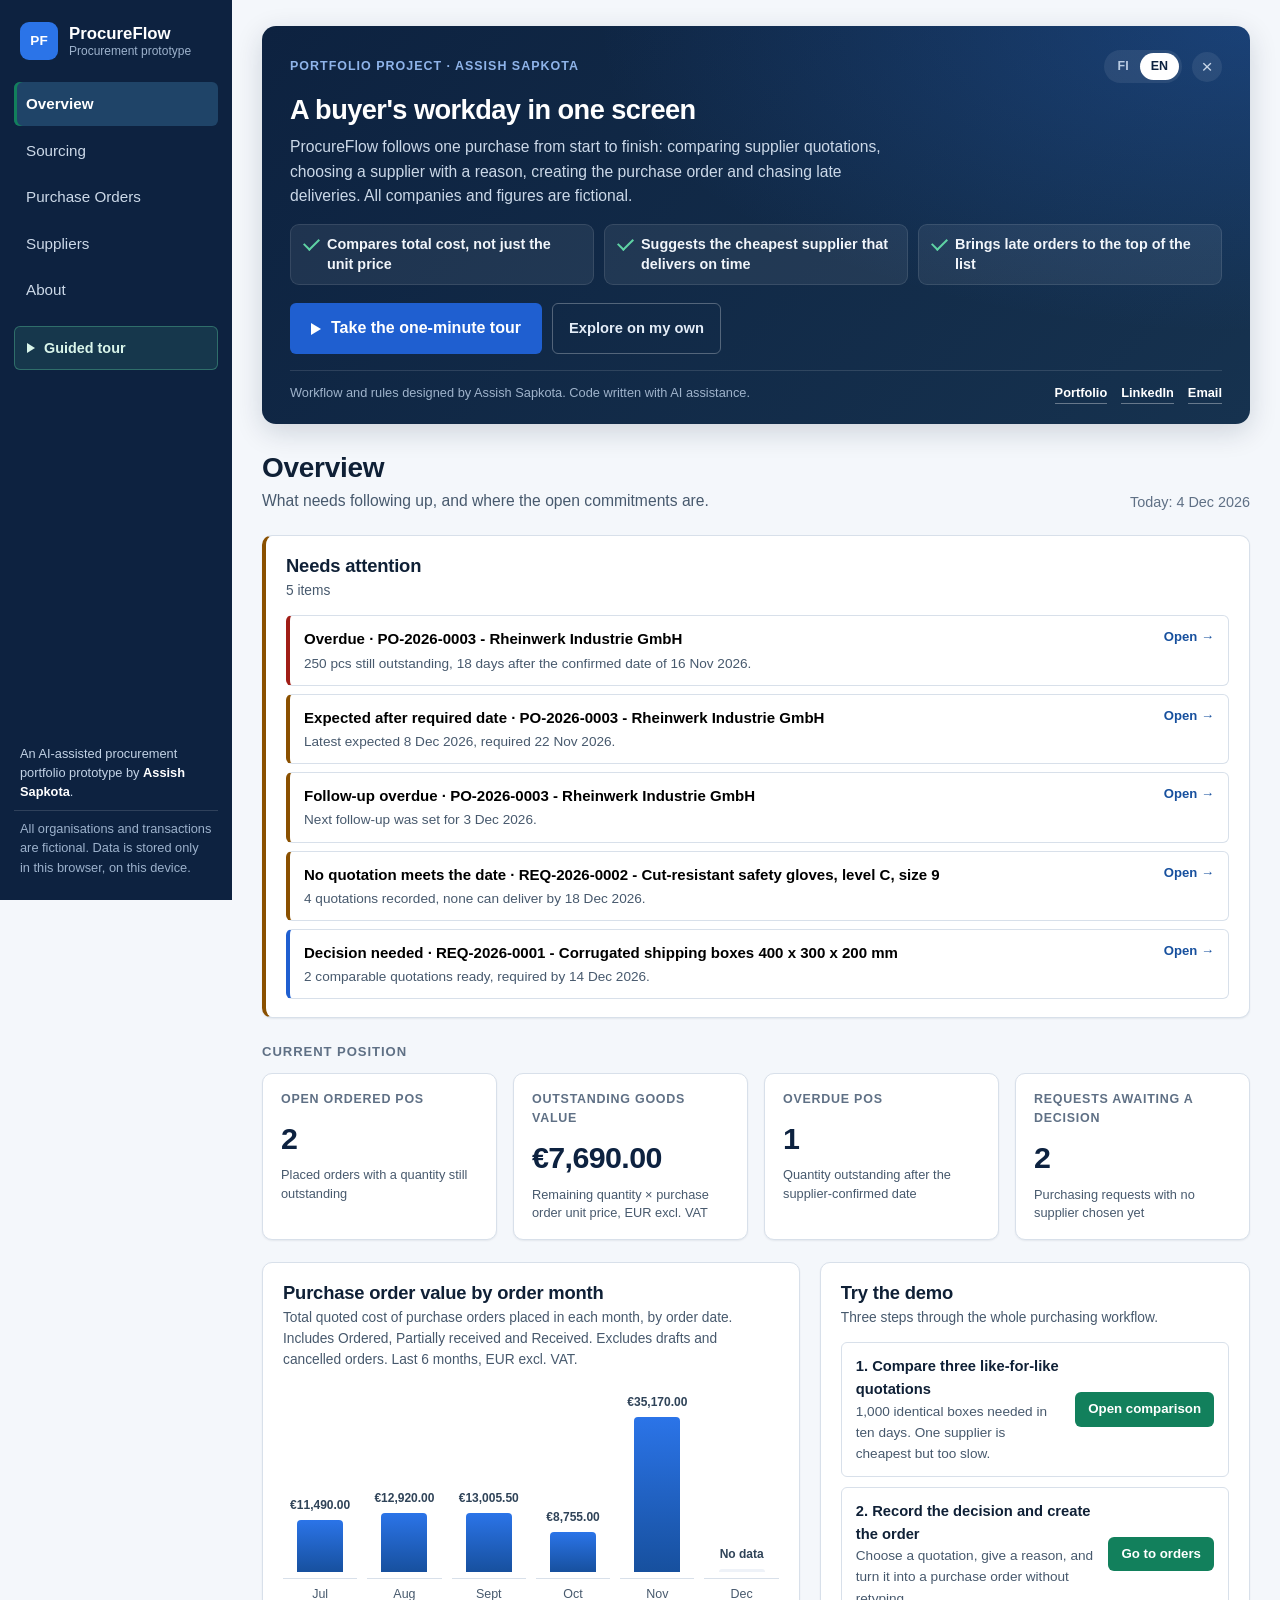
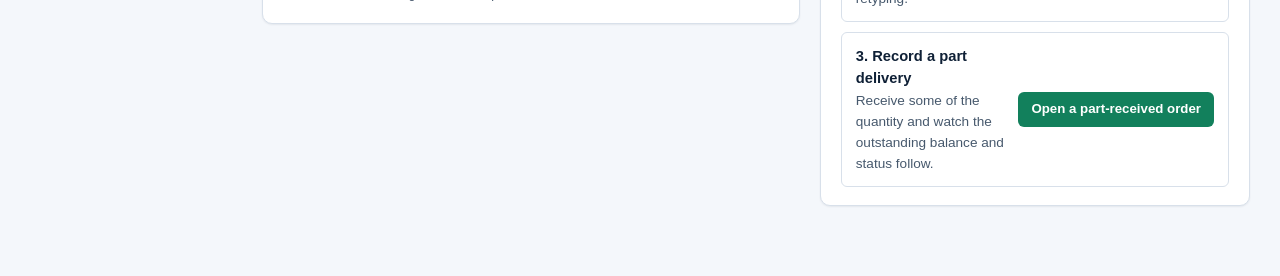
<file: procureflow/index.html>
<!DOCTYPE html>
<html lang="en">
<head>
  <meta charset="UTF-8">
  <meta name="viewport" content="width=device-width, initial-scale=1.0">
  <title>ProcureFlow &ndash; Procurement Portfolio Prototype</title>
  <meta name="description" content="ProcureFlow is a fictional procurement portfolio prototype: purchasing requests, like-for-like quotation comparison, justified supplier decisions, purchase orders and goods receipts.">
  <meta property="og:type" content="website">
  <meta property="og:site_name" content="Assish Sapkota">
  <meta property="og:title" content="ProcureFlow: a buyer's workday in one screen">
  <meta property="og:description" content="Compare supplier quotations on total cost, pick the cheapest one that arrives on time, and follow up late orders. A procurement portfolio project by Assish Sapkota, with a one-minute guided tour.">
  <meta property="og:url" content="https://assishnepali.github.io/procureflow/">
  <meta property="og:image" content="https://assishnepali.github.io/procureflow/og-image.jpg">
  <meta property="og:image:width" content="1200">
  <meta property="og:image:height" content="627">
  <meta property="og:image:alt" content="ProcureFlow overview with the intro panel and the guided tour button">
  <meta name="twitter:card" content="summary_large_image">
  <link rel="icon" href="data:image/svg+xml,%3Csvg xmlns='http://www.w3.org/2000/svg' viewBox='0 0 64 64'%3E%3Crect width='64' height='64' rx='14' fill='%232b74e8'/%3E%3Ctext x='32' y='42' font-family='Arial,sans-serif' font-size='27' font-weight='700' fill='white' text-anchor='middle'%3EPF%3C/text%3E%3C/svg%3E">
  <link rel="stylesheet" href="css/styles.css">
</head>
<body>

  <a class="skip-link" href="#main">Skip to main content</a>

  <div class="layout">

    <!-- ============ SIDEBAR / NAVIGATION ============ -->
    <header class="sidebar">
      <div class="brand">
        <span class="brand__mark" aria-hidden="true">PF</span>
        <span class="brand__text">
          <strong>ProcureFlow</strong>
          <small>Procurement prototype</small>
        </span>
      </div>

      <nav class="nav" aria-label="Main navigation">
        <button class="nav__link is-active" type="button" data-view="overview" aria-current="page">Overview</button>
        <button class="nav__link" type="button" data-view="sourcing">Sourcing</button>
        <button class="nav__link" type="button" data-view="orders">Purchase Orders</button>
        <button class="nav__link" type="button" data-view="suppliers">Suppliers</button>
        <button class="nav__link" type="button" data-view="about">About</button>
      </nav>

      <button type="button" class="tour-launch" id="tourLaunch">
        <span class="play" aria-hidden="true"></span><span data-t="launch"></span>
      </button>

      <div class="sidebar__footer">
        <p class="sidebar__byline">
          An AI-assisted procurement portfolio prototype by <strong>Assish Sapkota</strong>.
        </p>
        <p class="sidebar__note">
          All organisations and transactions are fictional.
          Data is stored only in this browser, on this device.
        </p>
      </div>
    </header>

    <!-- ============ MAIN CONTENT ============ -->
    <main class="main" id="main">

      <!-- Messages raised while loading saved data -->
      <div id="startupMessages" class="messages" role="status" aria-live="polite"></div>

      <!-- ---------- VIEW: OVERVIEW ---------- -->
      <section class="view" id="view-overview" aria-labelledby="overviewTitle">

        <!-- Intro for a first-time visitor (a recruiter opening the link).
             Texts are filled in by js/tour.js in Finnish or English. -->
        <section class="intro" id="intro" aria-labelledby="introTitle" hidden>
          <div class="intro__top">
            <p class="intro__eyebrow" data-t="eyebrow"></p>
            <div class="intro__tools">
              <div class="lang" role="group" aria-label="Language / Kieli">
                <button type="button" class="lang__btn" data-lang="fi">FI</button>
                <button type="button" class="lang__btn" data-lang="en">EN</button>
              </div>
              <button type="button" class="intro__close" id="introClose" data-t-aria="close">&times;</button>
            </div>
          </div>
          <h2 class="intro__title" id="introTitle" data-t="title"></h2>
          <p class="intro__text" data-t="text"></p>
          <ul class="intro__points">
            <li data-t="p1"></li>
            <li data-t="p2"></li>
            <li data-t="p3"></li>
          </ul>
          <div class="intro__actions">
            <button type="button" class="btn btn--primary intro__play" id="tourStart">
              <span class="play" aria-hidden="true"></span><span data-t="start"></span>
            </button>
            <button type="button" class="btn btn--ghost" id="introExplore" data-t="explore"></button>
          </div>
          <p class="intro__foot">
            <span data-t="credit"></span>
            <span class="intro__links">
              <a href="https://assishnepali.github.io" target="_blank" rel="noopener">Portfolio</a>
              <a href="https://www.linkedin.com/in/assishsapkota/" target="_blank" rel="noopener">LinkedIn</a>
              <a href="mailto:assishnepali@gmail.com" data-t="email"></a>
            </span>
          </p>
        </section>

        <div class="page-head">
          <div>
            <h1 id="overviewTitle">Overview</h1>
            <p class="page-head__sub">What needs following up, and where the open commitments are.</p>
          </div>
          <p class="page-head__date" id="todayLabel"></p>
        </div>

        <!-- Needs attention comes first, because it is the point of the screen -->
        <section class="panel panel--attention" aria-labelledby="attentionTitle">
          <div class="panel__head">
            <h2 id="attentionTitle">Needs attention</h2>
            <p class="panel__sub" id="attentionCount"></p>
          </div>
          <div id="attentionList" class="attention"></div>
        </section>

        <h2 class="section-title">Current position</h2>
        <div class="kpi-grid">
          <article class="kpi">
            <p class="kpi__label">Open ordered POs</p>
            <p class="kpi__value" id="kpiOpenOrders">0</p>
            <p class="kpi__hint">Placed orders with a quantity still outstanding</p>
          </article>

          <article class="kpi">
            <p class="kpi__label">Outstanding goods value</p>
            <p class="kpi__value" id="kpiOutstandingValue">&euro;0.00</p>
            <p class="kpi__hint">Remaining quantity &times; purchase order unit price, EUR excl. VAT</p>
          </article>

          <article class="kpi">
            <p class="kpi__label">Overdue POs</p>
            <p class="kpi__value" id="kpiOverdue">0</p>
            <p class="kpi__hint">Quantity outstanding after the supplier-confirmed date</p>
          </article>

          <article class="kpi">
            <p class="kpi__label">Requests awaiting a decision</p>
            <p class="kpi__value" id="kpiAwaiting">0</p>
            <p class="kpi__hint">Purchasing requests with no supplier chosen yet</p>
          </article>
        </div>

        <div class="two-col">
          <section class="panel" aria-labelledby="chartTitle">
            <div class="panel__head">
              <h2 id="chartTitle">Purchase order value by order month</h2>
              <p class="panel__sub">
                Total quoted cost of purchase orders placed in each month, by order date.
                Includes Ordered, Partially received and Received. Excludes drafts and cancelled orders.
                Last 6 months, EUR excl. VAT.
              </p>
            </div>
            <div class="chart" id="orderChart"></div>
            <p class="visually-hidden" id="orderChartText"></p>
          </section>

          <section class="panel" aria-labelledby="tryTitle">
            <div class="panel__head">
              <h2 id="tryTitle">Try the demo</h2>
              <p class="panel__sub">Three steps through the whole purchasing workflow.</p>
            </div>
            <ol class="steps">
              <li class="step">
                <div class="step__body">
                  <p class="step__title">1. Compare three like-for-like quotations</p>
                  <p class="step__text">
                    1,000 identical boxes needed in ten days. One supplier is cheapest but too slow.
                  </p>
                </div>
                <button class="btn btn--secondary btn--sm" type="button" id="demoStep1">Open comparison</button>
              </li>
              <li class="step">
                <div class="step__body">
                  <p class="step__title">2. Record the decision and create the order</p>
                  <p class="step__text">
                    Choose a quotation, give a reason, and turn it into a purchase order without retyping.
                  </p>
                </div>
                <button class="btn btn--secondary btn--sm" type="button" id="demoStep2">Go to orders</button>
              </li>
              <li class="step">
                <div class="step__body">
                  <p class="step__title">3. Record a part delivery</p>
                  <p class="step__text">
                    Receive some of the quantity and watch the outstanding balance and status follow.
                  </p>
                </div>
                <button class="btn btn--secondary btn--sm" type="button" id="demoStep3">Open a part-received order</button>
              </li>
            </ol>
          </section>
        </div>
      </section>

      <!-- ---------- VIEW: SOURCING ---------- -->
      <section class="view" id="view-sourcing" aria-labelledby="sourcingTitle" hidden>
        <div class="page-head">
          <div>
            <h1 id="sourcingTitle">Sourcing</h1>
            <p class="page-head__sub">A purchasing need, the quotations against it, and the recorded decision.</p>
          </div>
          <div class="page-head__actions">
            <button class="btn btn--primary" type="button" id="newRequestBtn">+ New purchasing request</button>
          </div>
        </div>

        <section class="panel" aria-labelledby="requestListTitle">
          <div class="panel__head panel__head--row">
            <h2 id="requestListTitle">Purchasing requests</h2>
            <p class="panel__sub" id="requestCount"></p>
          </div>
          <div class="table-wrap">
            <table class="table">
              <caption class="visually-hidden">Purchasing requests with quantity, required date and decision status</caption>
              <thead>
                <tr>
                  <th scope="col">Reference</th>
                  <th scope="col">Product</th>
                  <th scope="col" class="num">Quantity</th>
                  <th scope="col">Required by</th>
                  <th scope="col">Quotations</th>
                  <th scope="col">Status</th>
                  <th scope="col"><span class="visually-hidden">Actions</span></th>
                </tr>
              </thead>
              <tbody id="requestTableBody"></tbody>
            </table>
          </div>
        </section>

        <!-- Detail for the selected request -->
        <div id="requestDetail" class="request-detail"></div>
      </section>

      <!-- ---------- VIEW: PURCHASE ORDERS ---------- -->
      <section class="view" id="view-orders" aria-labelledby="ordersTitle" hidden>
        <div class="page-head">
          <div>
            <h1 id="ordersTitle">Purchase Orders</h1>
            <p class="page-head__sub">Placed orders, outstanding quantities and delivery follow-up.</p>
          </div>
          <div class="page-head__actions">
            <button class="btn btn--ghost" type="button" id="exportCsvBtn">Export CSV</button>
            <button class="btn btn--primary" type="button" id="newOrderBtn">+ New purchase order</button>
          </div>
        </div>

        <div class="panel panel--tight">
          <div class="filters">
            <div class="field">
              <label for="orderSearch">Search</label>
              <input type="search" id="orderSearch" placeholder="PO reference, supplier or product">
            </div>
            <div class="field">
              <label for="orderStatusFilter">Status</label>
              <select id="orderStatusFilter">
                <option value="all">All statuses</option>
                <option value="Draft">Draft</option>
                <option value="Ordered">Ordered</option>
                <option value="Partially received">Partially received</option>
                <option value="Received">Received</option>
                <option value="Cancelled">Cancelled</option>
                <option value="attention">Needs attention only</option>
              </select>
            </div>
            <div class="field">
              <label for="orderSupplierFilter">Supplier</label>
              <select id="orderSupplierFilter">
                <option value="all">All suppliers</option>
              </select>
            </div>
            <div class="field field--end">
              <button class="btn btn--ghost" type="button" id="clearFiltersBtn">Clear filters</button>
            </div>
          </div>
        </div>

        <section class="panel">
          <div class="panel__head panel__head--row">
            <h2>Orders</h2>
            <p class="panel__sub" id="ordersCount"></p>
          </div>
          <div class="table-wrap">
            <table class="table">
              <caption class="visually-hidden">Purchase orders with ordered, received and outstanding quantities</caption>
              <thead>
                <tr>
                  <th scope="col">PO reference</th>
                  <th scope="col">Supplier</th>
                  <th scope="col">Product</th>
                  <th scope="col" class="num">Ordered</th>
                  <th scope="col" class="num">Received</th>
                  <th scope="col" class="num">Outstanding</th>
                  <th scope="col">Required by</th>
                  <th scope="col">Latest expected</th>
                  <th scope="col">Status</th>
                  <th scope="col"><span class="visually-hidden">Actions</span></th>
                </tr>
              </thead>
              <tbody id="ordersTableBody"></tbody>
            </table>
          </div>
          <p class="empty" id="ordersEmpty" hidden>No purchase orders match your search.</p>
        </section>
      </section>

      <!-- ---------- VIEW: SUPPLIERS ---------- -->
      <section class="view" id="view-suppliers" aria-labelledby="suppliersTitle" hidden>
        <div class="page-head">
          <div>
            <h1 id="suppliersTitle">Suppliers</h1>
            <p class="page-head__sub">Supplier records. Prices are only ever compared inside a single request.</p>
          </div>
          <div class="page-head__actions">
            <button class="btn btn--primary" type="button" id="newSupplierBtn">+ Add supplier</button>
          </div>
        </div>

        <p class="callout callout--info">
          <strong>Why there is no supplier price league table.</strong>
          Comparing a box supplier's unit price against a freight company's is meaningless.
          Prices are compared only within a purchasing request, where the specification, quantity
          and unit are identical. Use <strong>Sourcing</strong> to compare quotations.
        </p>

        <section class="panel">
          <div class="panel__head panel__head--row">
            <h2>Supplier list</h2>
            <p class="panel__sub" id="suppliersCount"></p>
          </div>
          <div class="table-wrap">
            <table class="table">
              <caption class="visually-hidden">Suppliers with country, category, lead time, payment terms and usage</caption>
              <thead>
                <tr>
                  <th scope="col">Supplier</th>
                  <th scope="col">Country</th>
                  <th scope="col">Category</th>
                  <th scope="col" class="num">Typical lead time</th>
                  <th scope="col">Payment terms</th>
                  <th scope="col" class="num">Quotations</th>
                  <th scope="col" class="num">Orders</th>
                  <th scope="col">State</th>
                  <th scope="col"><span class="visually-hidden">Actions</span></th>
                </tr>
              </thead>
              <tbody id="suppliersTableBody"></tbody>
            </table>
          </div>
        </section>
      </section>

      <!-- ---------- VIEW: ABOUT ---------- -->
      <section class="view" id="view-about" aria-labelledby="aboutTitle" hidden>
        <div class="page-head">
          <div>
            <h1 id="aboutTitle">About this prototype</h1>
            <p class="page-head__sub">What it does, what it does not do, and how it was built.</p>
          </div>
        </div>

        <p class="callout callout--warning">
          <strong>ProcureFlow &mdash; an AI-assisted procurement portfolio prototype by Assish Sapkota.</strong>
          All organisations and transactions are fictional.
        </p>

        <div class="prose">
          <h2>The purchasing problem</h2>
          <p>
            A buyer receives a need, asks several suppliers for prices, and then has to choose one.
            The choice is rarely just the lowest unit price: freight, minimum order quantities,
            quotation validity, payment terms and above all the delivery date change the answer.
            The difficult part is not the arithmetic, it is being able to show later
            <em>why</em> a supplier was chosen, and what still needs chasing after the order was placed.
          </p>

          <h2>The intended user</h2>
          <p>
            A junior buyer or purchasing assistant handling routine repeat purchases: packaging,
            consumables, components. One person, one product per request, no approval hierarchy.
          </p>

          <h2>How the workflow supports the decision</h2>
          <ol>
            <li><strong>Request</strong> &mdash; the need is written down once: specification, quantity, unit, required date, location.</li>
            <li><strong>Quotations</strong> &mdash; each quotation belongs to that request, so only identical specifications, quantities and units are ever compared.</li>
            <li><strong>Comparison</strong> &mdash; every quotation is costed the same way and anything that makes it unusable is shown, not hidden.</li>
            <li><strong>Decision</strong> &mdash; the buyer records which quotation was chosen and why. Overriding the lowest-cost option, or accepting a late delivery, requires a written reason.</li>
            <li><strong>Purchase order</strong> &mdash; created from the chosen quotation, with a frozen snapshot of the price, terms and reasoning.</li>
            <li><strong>Receipts</strong> &mdash; deliveries are recorded as they arrive, so the outstanding quantity and the status are always calculated, never typed.</li>
          </ol>

          <h2>The formulas, and their limits</h2>
          <p class="formula">
            Total quoted cost = quantity &times; unit price + freight + other charges &minus; discount<br>
            Effective unit cost = total quoted cost &divide; quantity<br>
            Outstanding quantity = quantity ordered &minus; sum of recorded receipts<br>
            Outstanding goods value = outstanding quantity &times; purchase order unit price
          </p>
          <p><strong>What these formulas deliberately do not include:</strong></p>
          <ul>
            <li>No VAT and no tax handling. Every figure is EUR excluding VAT.</li>
            <li>No currency conversion. This version is EUR only.</li>
            <li>No cost of capital, so longer payment terms are shown as a fact, not converted into money.</li>
            <li>No stock-out cost, so "late" is flagged but never priced.</li>
            <li>No quality history, supplier risk or total cost of ownership.</li>
            <li>No weighted scoring. A weighted score would hide the judgement inside invented numbers.</li>
          </ul>
          <p>
            This means the recommendation answers one narrow question: <em>which compliant quotation
            that can arrive in time has the lowest total quoted cost?</em> Everything else is left to the buyer,
            which is why a written reason is required to depart from it.
          </p>

          <h2>Functional versus simulated</h2>
          <table class="table table--plain">
            <caption class="visually-hidden">Which parts of ProcureFlow are functional and which are simulated</caption>
            <thead>
              <tr><th scope="col">Area</th><th scope="col">Status</th></tr>
            </thead>
            <tbody>
              <tr><td>Requests, quotations, comparison arithmetic, decisions</td><td><span class="badge badge--ok">Functional</span></td></tr>
              <tr><td>Purchase orders, receipts, outstanding quantities, statuses</td><td><span class="badge badge--ok">Functional</span></td></tr>
              <tr><td>CSV export, JSON backup and restore, local activity history</td><td><span class="badge badge--ok">Functional</span></td></tr>
              <tr><td>Sending a purchase order to a supplier</td><td><span class="badge badge--sim">Simulated</span> &mdash; "Ordered" is a status someone sets by hand. Nothing is emailed or transmitted.</td></tr>
              <tr><td>Supplier confirmations and delivery updates</td><td><span class="badge badge--sim">Simulated</span> &mdash; typed in by the buyer, not received from a supplier system.</td></tr>
              <tr><td>Users, permissions, approvals</td><td><span class="badge badge--no">Not present</span> &mdash; single user, no login.</td></tr>
              <tr><td>Invoice matching, forecasting, ERP integration</td><td><span class="badge badge--no">Not present</span></td></tr>
            </tbody>
          </table>

          <h2>Why localStorage is only suitable for a demonstration</h2>
          <ul>
            <li>Data is saved in <strong>one browser on one device</strong>. It does not follow you to your phone or another browser.</li>
            <li>Clearing browsing data, or using a private window, removes it.</li>
            <li>Two people cannot work on the same records, and there is no server backup.</li>
            <li>Anyone using the browser can edit the stored data directly, so the change history is a
              <strong>local activity history</strong> for convenience &mdash; not a secure audit trail and not evidence.</li>
          </ul>
          <p>Use <strong>Backup to JSON</strong> before clearing your browser, and <strong>Restore</strong> to bring the records back.</p>

          <h2>My contribution, and the role of AI assistance</h2>
          <p>
            I defined the purchasing problem, the workflow and the rules this prototype follows: what makes
            a quotation comparable, why lateness must not be hidden inside a score, which figures belong on
            the first screen, and what a buyer needs to see after an order is placed. I specified the
            scenario and the expected results, reviewed the behaviour against them and directed the changes.
          </p>
          <p>
            The code was written with AI assistance (Claude). I am not claiming I wrote every line unaided,
            that this has been formally tested, that it produced business savings, that I have SAP
            experience, or that anyone uses it. It is a learning and demonstration project.
          </p>

          <h2>Two-minute demonstration</h2>
          <ol>
            <li><strong>Overview (15s)</strong> &mdash; "Everything needing action is at the top: an overdue order with 250 units outstanding, and requests waiting for a decision."</li>
            <li><strong>Sourcing, REQ-2026-0001 (45s)</strong> &mdash; "1,000 identical boxes in ten days. Three quotations, same specification. Baltic Kraft is cheapest at &euro;1,050 but delivers in fifteen days, so it misses the deadline. Vermeer at &euro;1,180 is the cheapest that arrives in time &mdash; &euro;70 less than Lahtinen and &euro;130 more than Baltic Kraft."</li>
            <li><strong>Decision (20s)</strong> &mdash; "I record the choice and the reason. If I pick a different supplier or accept a late delivery, the app makes me write why."</li>
            <li><strong>Purchase order (20s)</strong> &mdash; "The order is created from the quotation, keeping a snapshot of the price and reasoning, so editing the supplier later cannot rewrite the decision."</li>
            <li><strong>Receipt (20s)</strong> &mdash; "600 of 1,000 arrive, 400 outstanding, status becomes Partially received automatically. The original promised date is kept, so lateness is not erased."</li>
          </ol>

          <h2>Five questions I should be able to answer</h2>
          <ol>
            <li>Why is the cheapest quotation not automatically the right one here, and what would change your answer?</li>
            <li>How is total quoted cost calculated, and what does it deliberately leave out?</li>
            <li>What makes two quotations comparable, and what do you do with one that is not?</li>
            <li>Why keep the original supplier-confirmed date when a new expected date arrives?</li>
            <li>Why is a written reason required to override the suggested quotation or accept a late delivery?</li>
          </ol>
        </div>

        <section class="panel" aria-labelledby="dataTitle">
          <div class="panel__head">
            <h2 id="dataTitle">Your data</h2>
            <p class="panel__sub">Stored in this browser only. Nothing is uploaded anywhere.</p>
          </div>
          <div class="button-row">
            <button class="btn btn--ghost" type="button" id="backupBtn">Backup to JSON</button>
            <button class="btn btn--ghost" type="button" id="restoreBtn">Restore from JSON</button>
            <button class="btn btn--danger" type="button" id="resetDemoBtn">Reset demo data</button>
          </div>
          <input type="file" id="restoreInput" accept="application/json,.json" aria-label="Choose a ProcureFlow JSON backup file to restore" hidden>

          <h3 class="subhead">Local activity history</h3>
          <p class="hint">A convenience log kept in this browser. Not a secure audit trail.</p>
          <ul class="activity" id="activityList"></ul>
        </section>
      </section>

    </main>
  </div>

  <!-- ============ DIALOG: PURCHASING REQUEST ============ -->
  <dialog class="modal" id="requestDialog" aria-labelledby="requestDialogTitle">
    <form id="requestForm" novalidate>
      <div class="modal__head">
        <h2 id="requestDialogTitle">New purchasing request</h2>
        <button class="icon-btn" type="button" data-close-dialog aria-label="Close">&times;</button>
      </div>
      <div class="modal__body">
        <div class="form-grid">
          <div class="field field--wide">
            <label for="reqProduct">Product name <span class="req">*</span></label>
            <input type="text" id="reqProduct" required aria-describedby="reqProductErr">
            <p class="error" id="reqProductErr" role="alert"></p>
          </div>
          <div class="field field--wide">
            <label for="reqSpec">Specification <span class="req">*</span></label>
            <textarea id="reqSpec" rows="3" required aria-describedby="reqSpecErr"></textarea>
            <p class="hint">Everything a supplier needs to quote the same thing. This is what makes quotations comparable.</p>
            <p class="error" id="reqSpecErr" role="alert"></p>
          </div>
          <div class="field">
            <label for="reqQuantity">Quantity <span class="req">*</span></label>
            <input type="number" id="reqQuantity" min="1" step="any" required aria-describedby="reqQuantityErr">
            <p class="error" id="reqQuantityErr" role="alert"></p>
          </div>
          <div class="field">
            <label for="reqUnit">Unit of measure <span class="req">*</span></label>
            <input type="text" id="reqUnit" list="unitList" required aria-describedby="reqUnitErr">
            <datalist id="unitList">
              <option value="pcs"></option><option value="pairs"></option><option value="rolls"></option>
              <option value="boxes"></option><option value="kg"></option><option value="m"></option>
              <option value="litres"></option><option value="pallets"></option>
            </datalist>
            <p class="error" id="reqUnitErr" role="alert"></p>
          </div>
          <div class="field">
            <label for="reqRequiredDate">Required delivery date <span class="req">*</span></label>
            <input type="date" id="reqRequiredDate" required aria-describedby="reqRequiredDateErr">
            <p class="error" id="reqRequiredDateErr" role="alert"></p>
          </div>
          <div class="field">
            <label for="reqBudget">Budget (EUR, optional)</label>
            <input type="number" id="reqBudget" min="0" step="0.01">
            <p class="hint">Excluding VAT. Leave empty if there is no budget.</p>
          </div>
          <div class="field field--wide">
            <label for="reqLocation">Delivery location <span class="req">*</span></label>
            <input type="text" id="reqLocation" required aria-describedby="reqLocationErr">
            <p class="error" id="reqLocationErr" role="alert"></p>
          </div>
          <div class="field field--wide">
            <label for="reqNotes">Buyer notes</label>
            <textarea id="reqNotes" rows="2"></textarea>
          </div>
        </div>
      </div>
      <div class="modal__foot">
        <button class="btn btn--ghost" type="button" data-close-dialog>Cancel</button>
        <button class="btn btn--primary" type="submit">Save request</button>
      </div>
    </form>
  </dialog>

  <!-- ============ DIALOG: QUOTATION ============ -->
  <dialog class="modal modal--wide" id="quotationDialog" aria-labelledby="quotationDialogTitle">
    <form id="quotationForm" novalidate>
      <div class="modal__head">
        <h2 id="quotationDialogTitle">Add quotation</h2>
        <button class="icon-btn" type="button" data-close-dialog aria-label="Close">&times;</button>
      </div>
      <div class="modal__body">
        <p class="callout callout--info" id="quoteRequestContext"></p>
        <div class="form-grid">
          <div class="field">
            <label for="quoSupplier">Supplier <span class="req">*</span></label>
            <select id="quoSupplier" required aria-describedby="quoSupplierErr">
              <option value="">Select a supplier</option>
            </select>
            <p class="error" id="quoSupplierErr" role="alert"></p>
          </div>
          <div class="field">
            <label for="quoCompliant">Specification compliance <span class="req">*</span></label>
            <select id="quoCompliant">
              <option value="yes">Supplier confirmed the requested specification</option>
              <option value="no">Supplier offered something different</option>
            </select>
          </div>
          <div class="field field--wide">
            <label for="quoSpec">Quoted product / specification <span class="req">*</span></label>
            <textarea id="quoSpec" rows="2" required aria-describedby="quoSpecErr"></textarea>
            <p class="error" id="quoSpecErr" role="alert"></p>
          </div>
          <div class="field">
            <label for="quoQuantity">Quantity quoted <span class="req">*</span></label>
            <input type="number" id="quoQuantity" min="0" step="any" required aria-describedby="quoQuantityErr">
            <p class="error" id="quoQuantityErr" role="alert"></p>
          </div>
          <div class="field">
            <label for="quoUnit">Unit <span class="req">*</span></label>
            <input type="text" id="quoUnit" list="unitList" required aria-describedby="quoUnitErr">
            <p class="error" id="quoUnitErr" role="alert"></p>
          </div>
          <div class="field">
            <label for="quoUnitPrice">Unit price, EUR excl. VAT <span class="req">*</span></label>
            <input type="number" id="quoUnitPrice" min="0" step="0.0001" required aria-describedby="quoUnitPriceErr">
            <p class="error" id="quoUnitPriceErr" role="alert"></p>
          </div>
          <div class="field">
            <label for="quoFreight">Freight, EUR <span class="req">*</span></label>
            <input type="number" id="quoFreight" min="0" step="0.01" required aria-describedby="quoFreightErr">
            <p class="hint">Enter 0 if freight is included. Leaving it empty marks the quotation incomplete.</p>
            <p class="error" id="quoFreightErr" role="alert"></p>
          </div>
          <div class="field">
            <label for="quoOther">Other charges, EUR <span class="req">*</span></label>
            <input type="number" id="quoOther" min="0" step="0.01" required aria-describedby="quoOtherErr">
            <p class="hint">Tooling, packaging, surcharges. Enter 0 if none.</p>
            <p class="error" id="quoOtherErr" role="alert"></p>
          </div>
          <div class="field">
            <label for="quoDiscount">Fixed discount, EUR <span class="req">*</span></label>
            <input type="number" id="quoDiscount" min="0" step="0.01" required aria-describedby="quoDiscountErr">
            <p class="hint">A monetary amount, not a percentage. Enter 0 if none.</p>
            <p class="error" id="quoDiscountErr" role="alert"></p>
          </div>
          <div class="field">
            <label for="quoDelivery">Earliest delivery date <span class="req">*</span></label>
            <input type="date" id="quoDelivery" required aria-describedby="quoDeliveryErr">
            <p class="error" id="quoDeliveryErr" role="alert"></p>
          </div>
          <div class="field">
            <label for="quoValidUntil">Quote valid until</label>
            <input type="date" id="quoValidUntil">
            <p class="hint">Leave empty if the supplier did not state a validity date.</p>
          </div>
          <div class="field">
            <label for="quoMinOrder">Minimum order quantity</label>
            <input type="number" id="quoMinOrder" min="0" step="any">
          </div>
          <div class="field">
            <label for="quoPaymentTerms">Payment terms (days)</label>
            <input type="number" id="quoPaymentTerms" min="0" step="1">
          </div>
          <div class="field field--wide">
            <label for="quoNotes">Notes</label>
            <textarea id="quoNotes" rows="2"></textarea>
          </div>
        </div>

        <div class="calc-preview" id="quotePreview" aria-live="polite"></div>
      </div>
      <div class="modal__foot">
        <button class="btn btn--ghost" type="button" data-close-dialog>Cancel</button>
        <button class="btn btn--primary" type="submit">Save quotation</button>
      </div>
    </form>
  </dialog>

  <!-- ============ DIALOG: DECISION ============ -->
  <dialog class="modal" id="decisionDialog" aria-labelledby="decisionDialogTitle">
    <form id="decisionForm" novalidate>
      <div class="modal__head">
        <h2 id="decisionDialogTitle">Record supplier decision</h2>
        <button class="icon-btn" type="button" data-close-dialog aria-label="Close">&times;</button>
      </div>
      <div class="modal__body">
        <div id="decisionContext"></div>
        <div class="field">
          <label for="decRationale">Reason for this choice <span class="req" id="decRationaleReq" hidden>*</span></label>
          <textarea id="decRationale" rows="4" aria-describedby="decRationaleErr"></textarea>
          <p class="hint" id="decRationaleHint"></p>
          <p class="error" id="decRationaleErr" role="alert"></p>
        </div>
      </div>
      <div class="modal__foot">
        <button class="btn btn--ghost" type="button" data-close-dialog>Cancel</button>
        <button class="btn btn--primary" type="submit">Record decision</button>
      </div>
    </form>
  </dialog>

  <!-- ============ DIALOG: PURCHASE ORDER ============ -->
  <dialog class="modal" id="orderDialog" aria-labelledby="orderDialogTitle">
    <form id="orderForm" novalidate>
      <div class="modal__head">
        <h2 id="orderDialogTitle">New purchase order</h2>
        <button class="icon-btn" type="button" data-close-dialog aria-label="Close">&times;</button>
      </div>
      <div class="modal__body">
        <div id="orderFormContext"></div>
        <div class="form-grid">
          <div class="field">
            <label for="poReference">PO reference <span class="req">*</span></label>
            <input type="text" id="poReference" required aria-describedby="poReferenceErr">
            <p class="error" id="poReferenceErr" role="alert"></p>
          </div>
          <div class="field">
            <label for="poOrderDate">Order date <span class="req">*</span></label>
            <input type="date" id="poOrderDate" required aria-describedby="poOrderDateErr">
            <p class="error" id="poOrderDateErr" role="alert"></p>
          </div>
          <div class="field">
            <label for="poRequiredDate">Required delivery date <span class="req">*</span></label>
            <input type="date" id="poRequiredDate" required aria-describedby="poRequiredDateErr">
            <p class="error" id="poRequiredDateErr" role="alert"></p>
          </div>
          <div class="field">
            <label for="poConfirmedDate">Supplier-confirmed delivery date</label>
            <input type="date" id="poConfirmedDate">
            <p class="hint">Leave empty if the supplier has not confirmed yet. This date is never overwritten later.</p>
          </div>
          <div class="field">
            <label for="poStatus">Status</label>
            <select id="poStatus">
              <option value="Draft">Draft</option>
              <option value="Ordered">Ordered (recorded manually)</option>
            </select>
            <p class="hint">Nothing is emailed. "Ordered" only records that you placed it.</p>
          </div>
          <div class="field">
            <label for="poFollowUpDate">Next follow-up date</label>
            <input type="date" id="poFollowUpDate">
          </div>
          <div class="field field--wide">
            <label for="poNotes">Follow-up notes</label>
            <textarea id="poNotes" rows="2"></textarea>
          </div>
        </div>

        <!-- Only shown when creating an order without a quotation -->
        <div id="manualOrderFields" hidden>
          <h3 class="subhead">Order details</h3>
          <div class="form-grid">
            <div class="field">
              <label for="poSupplier">Supplier <span class="req">*</span></label>
              <select id="poSupplier" aria-describedby="poSupplierErr">
                <option value="">Select a supplier</option>
              </select>
              <p class="error" id="poSupplierErr" role="alert"></p>
            </div>
            <div class="field">
              <label for="poProduct">Product <span class="req">*</span></label>
              <input type="text" id="poProduct" aria-describedby="poProductErr">
              <p class="error" id="poProductErr" role="alert"></p>
            </div>
            <div class="field">
              <label for="poQuantity">Quantity <span class="req">*</span></label>
              <input type="number" id="poQuantity" min="1" step="any" aria-describedby="poQuantityErr">
              <p class="error" id="poQuantityErr" role="alert"></p>
            </div>
            <div class="field">
              <label for="poUnit">Unit <span class="req">*</span></label>
              <input type="text" id="poUnit" list="unitList" aria-describedby="poUnitErr">
              <p class="error" id="poUnitErr" role="alert"></p>
            </div>
            <div class="field">
              <label for="poUnitPrice">Unit price, EUR excl. VAT <span class="req">*</span></label>
              <input type="number" id="poUnitPrice" min="0" step="0.0001" aria-describedby="poUnitPriceErr">
              <p class="error" id="poUnitPriceErr" role="alert"></p>
            </div>
            <div class="field">
              <label for="poFreight">Freight, EUR <span class="req">*</span></label>
              <input type="number" id="poFreight" min="0" step="0.01" aria-describedby="poFreightErr">
              <p class="error" id="poFreightErr" role="alert"></p>
            </div>
            <div class="field">
              <label for="poPaymentTerms">Payment terms (days)</label>
              <input type="number" id="poPaymentTerms" min="0" step="1">
            </div>
            <div class="field">
              <label for="poTotalPreview">Total quoted cost</label>
              <output class="total-output" id="poTotalPreview">&euro;0.00</output>
              <p class="hint">Quantity &times; unit price + freight</p>
            </div>
          </div>
        </div>
      </div>
      <div class="modal__foot">
        <button class="btn btn--ghost" type="button" data-close-dialog>Cancel</button>
        <button class="btn btn--primary" type="submit">Save purchase order</button>
      </div>
    </form>
  </dialog>

  <!-- ============ DIALOG: PURCHASE ORDER DETAIL ============ -->
  <dialog class="modal modal--wide" id="poDetailDialog" aria-labelledby="poDetailTitle">
    <div class="modal__head">
      <h2 id="poDetailTitle">Purchase order</h2>
      <button class="icon-btn" type="button" data-close-dialog aria-label="Close">&times;</button>
    </div>
    <div class="modal__body" id="poDetailBody"></div>
    <div class="modal__foot">
      <button class="btn btn--ghost" type="button" id="poPrintBtn">Print / Save as PDF</button>
      <button class="btn btn--ghost" type="button" data-close-dialog>Close</button>
      <button class="btn btn--secondary" type="button" id="poFollowUpBtn">Add follow-up</button>
      <button class="btn btn--primary" type="button" id="poReceiveBtn">Record receipt</button>
    </div>
  </dialog>

  <!-- ============ DIALOG: GOODS RECEIPT ============ -->
  <dialog class="modal" id="receiptDialog" aria-labelledby="receiptDialogTitle">
    <form id="receiptForm" novalidate>
      <div class="modal__head">
        <h2 id="receiptDialogTitle">Record goods receipt</h2>
        <button class="icon-btn" type="button" data-close-dialog aria-label="Close">&times;</button>
      </div>
      <div class="modal__body">
        <div id="receiptContext"></div>
        <div class="form-grid">
          <div class="field">
            <label for="recDate">Receipt date <span class="req">*</span></label>
            <input type="date" id="recDate" required aria-describedby="recDateErr">
            <p class="error" id="recDateErr" role="alert"></p>
          </div>
          <div class="field">
            <label for="recQuantity">Quantity received <span class="req">*</span></label>
            <input type="number" id="recQuantity" min="0" step="any" required aria-describedby="recQuantityErr">
            <p class="error" id="recQuantityErr" role="alert"></p>
          </div>
          <div class="field field--wide">
            <label for="recNotes">Notes</label>
            <textarea id="recNotes" rows="2"></textarea>
          </div>
        </div>
      </div>
      <div class="modal__foot">
        <button class="btn btn--ghost" type="button" data-close-dialog>Cancel</button>
        <button class="btn btn--primary" type="submit">Save receipt</button>
      </div>
    </form>
  </dialog>

  <!-- ============ DIALOG: FOLLOW-UP ============ -->
  <dialog class="modal" id="followUpDialog" aria-labelledby="followUpDialogTitle">
    <form id="followUpForm" novalidate>
      <div class="modal__head">
        <h2 id="followUpDialogTitle">Add follow-up</h2>
        <button class="icon-btn" type="button" data-close-dialog aria-label="Close">&times;</button>
      </div>
      <div class="modal__body">
        <div id="followUpContext"></div>
        <div class="form-grid">
          <div class="field">
            <label for="fuDate">Date of this follow-up <span class="req">*</span></label>
            <input type="date" id="fuDate" required aria-describedby="fuDateErr">
            <p class="error" id="fuDateErr" role="alert"></p>
          </div>
          <div class="field">
            <label for="fuNextDate">Next follow-up date</label>
            <input type="date" id="fuNextDate">
          </div>
          <div class="field field--wide">
            <label for="fuNote">What happened <span class="req">*</span></label>
            <textarea id="fuNote" rows="3" required aria-describedby="fuNoteErr"></textarea>
            <p class="error" id="fuNoteErr" role="alert"></p>
          </div>
          <div class="field field--wide">
            <label for="fuNewExpected">New latest expected delivery date</label>
            <input type="date" id="fuNewExpected">
            <p class="hint">
              This updates the latest expectation only. The original supplier-confirmed date is kept,
              so past lateness is never erased.
            </p>
          </div>
        </div>
      </div>
      <div class="modal__foot">
        <button class="btn btn--ghost" type="button" data-close-dialog>Cancel</button>
        <button class="btn btn--primary" type="submit">Save follow-up</button>
      </div>
    </form>
  </dialog>

  <!-- ============ DIALOG: SUPPLIER ============ -->
  <dialog class="modal" id="supplierDialog" aria-labelledby="supplierDialogTitle">
    <form id="supplierForm" novalidate>
      <div class="modal__head">
        <h2 id="supplierDialogTitle">Add supplier</h2>
        <button class="icon-btn" type="button" data-close-dialog aria-label="Close">&times;</button>
      </div>
      <div class="modal__body">
        <div class="form-grid">
          <div class="field field--wide">
            <label for="supName">Supplier name <span class="req">*</span></label>
            <input type="text" id="supName" required aria-describedby="supNameErr">
            <p class="error" id="supNameErr" role="alert"></p>
          </div>
          <div class="field">
            <label for="supCountry">Country <span class="req">*</span></label>
            <input type="text" id="supCountry" list="countryList" required aria-describedby="supCountryErr">
            <datalist id="countryList">
              <option value="Finland"></option><option value="Sweden"></option><option value="Germany"></option>
              <option value="Netherlands"></option><option value="Belgium"></option><option value="Estonia"></option>
              <option value="Denmark"></option><option value="Poland"></option>
            </datalist>
            <p class="error" id="supCountryErr" role="alert"></p>
          </div>
          <div class="field">
            <label for="supCategory">Product category <span class="req">*</span></label>
            <input type="text" id="supCategory" list="categoryList" required aria-describedby="supCategoryErr">
            <datalist id="categoryList"></datalist>
            <p class="error" id="supCategoryErr" role="alert"></p>
          </div>
          <div class="field">
            <label for="supLead">Typical lead time (days)</label>
            <input type="number" id="supLead" min="0" step="1">
            <p class="hint">Background information only. Real comparison uses quotation dates.</p>
          </div>
          <div class="field">
            <label for="supTerms">Usual payment terms</label>
            <select id="supTerms">
              <option value="Net 14">Net 14</option>
              <option value="Net 30" selected>Net 30</option>
              <option value="Net 45">Net 45</option>
              <option value="Net 60">Net 60</option>
              <option value="Prepayment">Prepayment</option>
            </select>
          </div>
          <div class="field field--wide">
            <label for="supNotes">Notes</label>
            <textarea id="supNotes" rows="2"></textarea>
          </div>
        </div>
      </div>
      <div class="modal__foot">
        <button class="btn btn--ghost" type="button" data-close-dialog>Cancel</button>
        <button class="btn btn--primary" type="submit">Save supplier</button>
      </div>
    </form>
  </dialog>

  <!-- ============ DIALOG: CONFIRM ============ -->
  <dialog class="modal modal--narrow" id="confirmDialog" aria-labelledby="confirmTitle">
    <div class="modal__head">
      <h2 id="confirmTitle">Please confirm</h2>
      <button class="icon-btn" type="button" data-close-dialog aria-label="Close">&times;</button>
    </div>
    <div class="modal__body" id="confirmBody"></div>
    <div class="modal__foot">
      <button class="btn btn--ghost" type="button" data-close-dialog>Cancel</button>
      <button class="btn btn--danger" type="button" id="confirmOkBtn">Confirm</button>
    </div>
  </dialog>

  <!-- Printable purchase order, filled in just before printing -->
  <div id="printArea" aria-hidden="true"></div>

  <div class="toast" id="toast" role="status" aria-live="polite" hidden></div>

  <script src="js/data.js"></script>
  <script src="js/store.js"></script>
  <script src="js/logic.js"></script>
  <script src="js/app.js"></script>
  <script src="js/tour.js"></script>
</body>
</html>
</file>
<file: procureflow/css/styles.css>
/* ============================================================
   ProcureFlow - stylesheet
   ------------------------------------------------------------
   1. Design tokens        4. Tables and data
   2. Base / reset         5. Comparison + purchase order detail
   3. Layout and panels    6. Forms, dialogs, responsive, print
   ============================================================ */

/* ---------- 1. DESIGN TOKENS ---------- */
:root {
  --navy-900: #0a1929;
  --navy-800: #0d2240;
  --navy-700: #16324f;
  --navy-600: #1f4468;

  --blue-700: #17509e;
  --blue-600: #1f5fd0;
  --blue-500: #2b74e8;
  --blue-100: #e5eefc;

  --green-700: #0f6b4d;
  --green-600: #12805c;
  --green-100: #dff3ea;

  --amber-700: #8a5000;
  --amber-100: #fdf0da;

  --red-700: #a01d16;
  --red-100: #fbe3e1;

  /* Neutrals carry a slight blue bias so they sit with the navy */
  --ink-900: #0f2036;
  --ink-700: #2f4358;
  --ink-600: #47596d;
  --ink-500: #5f7085;
  --ink-300: #93a3b5;

  --surface: #ffffff;
  --surface-alt: #f4f7fb;
  --surface-sunken: #eef2f8;
  --border: #d8e0ea;
  --border-strong: #b9c6d6;

  --radius: 10px;
  --radius-sm: 6px;
  --shadow-sm: 0 1px 2px rgba(15, 32, 54, 0.07);
  --shadow-md: 0 8px 28px rgba(15, 32, 54, 0.16);

  --sidebar-w: 232px;
  --font: "Segoe UI", -apple-system, BlinkMacSystemFont, Roboto, "Helvetica Neue", Arial, sans-serif;

  color-scheme: light;
}

/* ---------- 2. BASE ---------- */
* { box-sizing: border-box; }

html, body { margin: 0; padding: 0; }

body {
  font-family: var(--font);
  font-size: 16px;                 /* main reading size */
  line-height: 1.55;
  color: var(--ink-900);
  background: var(--surface-alt);
  -webkit-font-smoothing: antialiased;
}

h1, h2, h3 { margin: 0; line-height: 1.25; font-weight: 650; letter-spacing: -0.01em; text-wrap: balance; }
h1 { font-size: 1.75rem; }
h2 { font-size: 1.15rem; }
h3 { font-size: 1rem; }
p { margin: 0; }

:focus-visible {
  outline: 3px solid var(--blue-500);
  outline-offset: 2px;
  border-radius: var(--radius-sm);
}

.visually-hidden {
  position: absolute; width: 1px; height: 1px;
  padding: 0; margin: -1px; overflow: hidden;
  clip: rect(0 0 0 0); white-space: nowrap; border: 0;
}

.skip-link {
  position: absolute; left: -9999px; top: 0;
  background: var(--navy-800); color: #fff;
  padding: 10px 16px; z-index: 100;
}
.skip-link:focus { left: 0; }

/* ---------- 3. LAYOUT ---------- */
.layout { display: flex; min-height: 100vh; }

.sidebar {
  width: var(--sidebar-w);
  flex: 0 0 var(--sidebar-w);
  background: var(--navy-800);
  color: #e6edf6;
  display: flex;
  flex-direction: column;
  padding: 22px 14px;
  position: sticky;
  top: 0;
  height: 100vh;
}

.brand { display: flex; align-items: center; gap: 11px; padding: 0 6px 22px; }
.brand__mark {
  width: 38px; height: 38px; flex: 0 0 38px;
  display: grid; place-items: center;
  background: var(--blue-500); color: #fff;
  font-weight: 700; font-size: 0.85rem; border-radius: 9px;
}
.brand__text { display: flex; flex-direction: column; line-height: 1.2; }
.brand__text strong { font-size: 1.05rem; color: #fff; }
.brand__text small { font-size: 0.75rem; color: #9db2cc; }

.nav { display: flex; flex-direction: column; gap: 3px; }
.nav__link {
  width: 100%; text-align: left;
  background: transparent; border: 0;
  color: #ccd9e8; font: inherit; font-size: 0.95rem;
  padding: 10px 12px; border-radius: var(--radius-sm);
  cursor: pointer; transition: background 0.15s, color 0.15s;
}
.nav__link:hover { background: var(--navy-700); color: #fff; }
.nav__link.is-active {
  background: var(--navy-600); color: #fff; font-weight: 600;
  box-shadow: inset 3px 0 0 var(--green-600);
}

.sidebar__footer { margin-top: auto; }
.sidebar__byline {
  font-size: 0.8rem;
  color: #c3d3e6;
  padding: 0 6px 8px;
  line-height: 1.5;
  border-bottom: 1px solid rgba(255, 255, 255, 0.14);
  margin-bottom: 8px;
}
.sidebar__byline strong { color: #fff; }
.sidebar__note { font-size: 0.8rem; color: #9db2cc; padding: 0 6px; line-height: 1.55; }

.main { flex: 1; min-width: 0; padding: 26px 30px 70px; }
.view[hidden] { display: none; }

.page-head {
  display: flex; flex-wrap: wrap; gap: 14px;
  align-items: flex-end; justify-content: space-between;
  margin-bottom: 22px;
}
.page-head__sub { color: var(--ink-600); font-size: 0.98rem; margin-top: 4px; }
.page-head__date { color: var(--ink-500); font-size: 0.9rem; }
.page-head__actions { display: flex; gap: 10px; flex-wrap: wrap; }

.section-title {
  font-size: 0.82rem; text-transform: uppercase; letter-spacing: 0.07em;
  color: var(--ink-500); font-weight: 700; margin: 26px 0 12px;
}

/* Panels */
.panel {
  background: var(--surface);
  border: 1px solid var(--border);
  border-radius: var(--radius);
  box-shadow: var(--shadow-sm);
  padding: 18px 20px;
  margin-bottom: 20px;
}
.panel--tight { padding: 14px 16px; }
.panel__head { margin-bottom: 14px; }
.panel__head--row {
  display: flex; flex-wrap: wrap; gap: 10px;
  align-items: flex-end; justify-content: space-between;
}
.panel__sub { color: var(--ink-600); font-size: 0.86rem; margin-top: 3px; max-width: 68ch; }

/* The attention panel is the one thing that gets emphasis */
.panel--attention { border-left: 4px solid var(--amber-700); background: var(--surface); }

.messages { display: flex; flex-direction: column; gap: 10px; margin-bottom: 18px; }
.messages:empty { display: none; }

.callout {
  border: 1px solid var(--border);
  border-left: 4px solid var(--ink-300);
  border-radius: var(--radius-sm);
  padding: 12px 16px;
  font-size: 0.92rem;
  background: var(--surface);
  margin-bottom: 18px;
}
.callout--info { border-left-color: var(--blue-600); background: var(--blue-100); }
.callout--warning { border-left-color: var(--amber-700); background: var(--amber-100); }
.callout--danger { border-left-color: var(--red-700); background: var(--red-100); }
.callout--ok { border-left-color: var(--green-600); background: var(--green-100); }

/* KPI tiles */
.kpi-grid { display: grid; grid-template-columns: repeat(4, 1fr); gap: 16px; margin-bottom: 22px; }
.kpi {
  background: var(--surface);
  border: 1px solid var(--border);
  border-radius: var(--radius);
  box-shadow: var(--shadow-sm);
  padding: 16px 18px;
}
.kpi__label {
  font-size: 0.78rem; text-transform: uppercase; letter-spacing: 0.06em;
  color: var(--ink-500); font-weight: 700;
}
.kpi__value {
  font-size: 1.9rem; font-weight: 700; color: var(--navy-800);
  margin: 6px 0 4px; letter-spacing: -0.02em;
  font-variant-numeric: tabular-nums;
}
.kpi__hint { font-size: 0.8rem; color: var(--ink-600); line-height: 1.45; }

.two-col { display: grid; grid-template-columns: 1.25fr 1fr; gap: 20px; align-items: start; }
.two-col > .panel { margin-bottom: 0; }

/* Attention list */
.attention { display: flex; flex-direction: column; gap: 8px; }
.attention__item {
  display: flex; gap: 12px; align-items: flex-start;
  border: 1px solid var(--border);
  border-left: 4px solid var(--ink-300);
  border-radius: var(--radius-sm);
  padding: 11px 14px;
  background: var(--surface);
  text-align: left;
  width: 100%;
  font: inherit;
  cursor: pointer;
}
.attention__item:hover { background: var(--surface-alt); border-color: var(--border-strong); }
.attention__item--critical { border-left-color: var(--red-700); }
.attention__item--warning { border-left-color: var(--amber-700); }
.attention__item--info { border-left-color: var(--blue-600); }
.attention__body { flex: 1; min-width: 0; display: block; }
.attention__title { display: block; font-weight: 650; font-size: 0.94rem; }
.attention__detail { display: block; font-size: 0.85rem; color: var(--ink-600); margin-top: 2px; }
.attention__go { font-size: 0.82rem; color: var(--blue-700); font-weight: 650; white-space: nowrap; }

/* Chart */
.chart {
  display: flex; align-items: flex-end; justify-content: space-between;
  gap: 10px; height: 220px; padding-top: 8px;
}
.chart__col {
  flex: 1; display: flex; flex-direction: column;
  align-items: center; justify-content: flex-end; height: 100%; gap: 6px;
}
.chart__value { font-size: 0.75rem; color: var(--ink-700); font-weight: 650; font-variant-numeric: tabular-nums; }
.chart__bar {
  width: 100%; max-width: 46px;
  background: linear-gradient(180deg, var(--blue-500), var(--blue-700));
  border-radius: 4px 4px 0 0; min-height: 3px;
}
.chart__bar--empty { background: var(--surface-sunken); }
.chart__label {
  font-size: 0.78rem; color: var(--ink-600);
  border-top: 1px solid var(--border); width: 100%;
  text-align: center; padding-top: 6px;
}

/* Demo steps */
.steps { list-style: none; margin: 0; padding: 0; display: flex; flex-direction: column; gap: 10px; }
.step {
  display: flex; gap: 12px; align-items: center; justify-content: space-between;
  border: 1px solid var(--border); border-radius: var(--radius-sm); padding: 12px 14px;
}
.step__title { font-weight: 650; font-size: 0.92rem; }
.step__text { font-size: 0.85rem; color: var(--ink-600); }

/* ---------- 4. TABLES ---------- */
.table-wrap { overflow-x: auto; position: relative; }  /* relative: keeps hidden screen-reader text from widening the page */
.table {
  width: 100%; border-collapse: collapse;
  font-size: 0.875rem;            /* 14px functional table text */
  min-width: 860px;
}
.table--plain { min-width: 0; }
.table th {
  text-align: left; font-size: 0.75rem; text-transform: uppercase;
  letter-spacing: 0.05em; color: var(--ink-600); font-weight: 700;
  padding: 10px 12px; border-bottom: 2px solid var(--border);
  white-space: nowrap; background: var(--surface-alt);
}
.table td { padding: 11px 12px; border-bottom: 1px solid var(--border); vertical-align: middle; }
.table tbody tr:hover { background: var(--surface-alt); }
.table .num { text-align: right; font-variant-numeric: tabular-nums; }
.table .ref { font-weight: 650; color: var(--navy-700); white-space: nowrap; }
.table .strong { font-weight: 600; }
.row-alert { background: #fff9f8; }
.row-alert:hover { background: #fff2f0; }
.row-selected { background: var(--blue-100); }
.row-muted td { color: var(--ink-500); }

/* Badges - always paired with words, never colour alone */
.badge {
  display: inline-block; font-size: 0.75rem; font-weight: 650;
  padding: 3px 9px; border-radius: 999px; white-space: nowrap;
  border: 1px solid transparent;
}
.badge--draft     { background: var(--surface-sunken); color: var(--ink-700); border-color: var(--border); }
.badge--ordered   { background: var(--blue-100); color: var(--blue-700); }
.badge--partially { background: var(--amber-100); color: var(--amber-700); }
.badge--received  { background: var(--green-100); color: var(--green-700); }
.badge--cancelled { background: var(--surface-sunken); color: var(--ink-500); border-color: var(--border); }
.badge--ok        { background: var(--green-100); color: var(--green-700); }
.badge--sim       { background: var(--amber-100); color: var(--amber-700); }
.badge--no        { background: var(--surface-sunken); color: var(--ink-600); border-color: var(--border); }
.badge--country   { background: var(--surface-alt); color: var(--ink-700); border-color: var(--border); }
.badge--archived  { background: var(--surface-sunken); color: var(--ink-600); border-color: var(--border); }

/* Problem chips on quotations */
.chip {
  display: inline-block; font-size: 0.74rem; font-weight: 650;
  padding: 2px 8px; border-radius: 4px; margin: 2px 4px 2px 0;
  border: 1px solid;
}
.chip--critical { background: var(--red-100); color: var(--red-700); border-color: #e8b4b0; }
.chip--warning  { background: var(--amber-100); color: var(--amber-700); border-color: #e6c894; }
.chip--ok       { background: var(--green-100); color: var(--green-700); border-color: #a9d9c4; }
.chip--info     { background: var(--blue-100); color: var(--blue-700); border-color: #b3ccf0; }

/* Buttons */
.btn {
  font: inherit; font-size: 0.92rem; font-weight: 650;
  padding: 9px 16px; border-radius: var(--radius-sm);
  border: 1px solid transparent; cursor: pointer;
  transition: background 0.15s, border-color 0.15s;
  white-space: nowrap;
}
.btn--primary { background: var(--blue-600); color: #fff; }
.btn--primary:hover { background: var(--blue-500); }
.btn--secondary { background: var(--green-600); color: #fff; }
.btn--secondary:hover { background: var(--green-700); }
.btn--ghost { background: var(--surface); color: var(--ink-700); border-color: var(--border-strong); }
.btn--ghost:hover { background: var(--surface-alt); color: var(--navy-800); }
.btn--danger { background: var(--surface); color: var(--red-700); border-color: #e0b6b2; }
.btn--danger:hover { background: var(--red-100); }
.btn--sm { font-size: 0.83rem; padding: 6px 12px; }
.btn--block { width: 100%; }
.btn[disabled] { opacity: 0.5; cursor: not-allowed; }

.button-row { display: flex; gap: 10px; flex-wrap: wrap; }
.row-actions { display: flex; gap: 6px; justify-content: flex-end; }

.icon-btn {
  background: transparent; border: 0; font-size: 1.6rem; line-height: 1;
  color: var(--ink-500); cursor: pointer; padding: 0 6px; border-radius: var(--radius-sm);
}
.icon-btn:hover { background: var(--surface-sunken); color: var(--ink-900); }

.empty { text-align: center; color: var(--ink-600); padding: 26px 10px; font-size: 0.95rem; }
.hint { font-size: 0.82rem; color: var(--ink-600); }
.subhead { margin: 20px 0 10px; font-size: 0.95rem; }

/* ---------- 5. SOURCING DETAIL AND COMPARISON ---------- */
.request-detail:empty { display: none; }

.detail-grid {
  display: grid;
  grid-template-columns: repeat(auto-fit, minmax(190px, 1fr));
  gap: 14px 22px;
  margin-bottom: 6px;
}
.detail-item__label {
  font-size: 0.75rem; text-transform: uppercase; letter-spacing: 0.05em;
  color: var(--ink-500); font-weight: 700;
}
.detail-item__value { font-size: 0.95rem; font-variant-numeric: tabular-nums; }

/* Comparison table - suppliers side by side on desktop */
.compare-table { width: 100%; border-collapse: collapse; font-size: 0.875rem; min-width: 640px; }
.compare-table th, .compare-table td {
  padding: 10px 14px; border-bottom: 1px solid var(--border); text-align: left;
  vertical-align: top;
}
.compare-table thead th {
  background: var(--surface-alt); border-bottom: 2px solid var(--border);
  font-size: 0.9rem; font-weight: 700; color: var(--navy-800);
}
.compare-table tbody th {
  font-size: 0.78rem; text-transform: uppercase; letter-spacing: 0.04em;
  color: var(--ink-600); font-weight: 700; white-space: nowrap;
  background: var(--surface-alt); width: 200px;
}
.compare-table td { font-variant-numeric: tabular-nums; }
.compare-table .col-recommended { background: var(--green-100); }
.compare-table .col-invalid { background: var(--surface-sunken); color: var(--ink-600); }
.compare-table .total-row td, .compare-table .total-row th {
  font-weight: 700; font-size: 0.95rem; border-bottom: 2px solid var(--border-strong);
}
.compare-head__name { font-weight: 700; }
.compare-head__meta { font-size: 0.78rem; color: var(--ink-600); font-weight: 400; }

/* Stacked quotation cards (mobile) */
.quote-cards { display: none; flex-direction: column; gap: 14px; }
.quote-card {
  border: 1px solid var(--border); border-radius: var(--radius);
  padding: 14px; background: var(--surface);
}
.quote-card--recommended { border-color: var(--green-600); border-width: 2px; }
.quote-card--invalid { background: var(--surface-sunken); }
.quote-card__head { display: flex; justify-content: space-between; gap: 10px; align-items: flex-start; margin-bottom: 8px; }
.quote-card__name { font-weight: 700; font-size: 1rem; }
.quote-card__total { font-size: 1.15rem; font-weight: 700; color: var(--navy-800); font-variant-numeric: tabular-nums; }
.quote-card__lines { display: flex; flex-direction: column; gap: 4px; font-size: 0.88rem; }
.quote-card__line { display: flex; justify-content: space-between; gap: 12px; }
.quote-card__line span:last-child { font-variant-numeric: tabular-nums; font-weight: 600; }
.quote-card__rule { border: 0; border-top: 1px solid var(--border); margin: 8px 0; }

.recommendation {
  border: 1px solid var(--green-600);
  border-left: 4px solid var(--green-600);
  background: var(--green-100);
  border-radius: var(--radius-sm);
  padding: 14px 16px;
  margin: 16px 0;
}
.recommendation--none {
  border-color: var(--amber-700); border-left-color: var(--amber-700); background: var(--amber-100);
}
.recommendation__label {
  font-size: 0.75rem; text-transform: uppercase; letter-spacing: 0.06em;
  font-weight: 700; color: var(--ink-700);
}
.recommendation__headline { font-size: 1.05rem; font-weight: 700; margin: 4px 0 6px; }
.recommendation__text { font-size: 0.92rem; line-height: 1.6; }

.decision-summary {
  border: 1px solid var(--border); border-left: 4px solid var(--blue-600);
  border-radius: var(--radius-sm); padding: 14px 16px; background: var(--surface);
}

/* Purchase order detail panel */
.po-section { margin-bottom: 20px; }
.po-section__title {
  font-size: 0.78rem; text-transform: uppercase; letter-spacing: 0.06em;
  color: var(--ink-500); font-weight: 700; margin-bottom: 8px;
  border-bottom: 1px solid var(--border); padding-bottom: 5px;
}
.mini-table { width: 100%; border-collapse: collapse; font-size: 0.85rem; }
.mini-table th, .mini-table td { padding: 7px 10px; border-bottom: 1px solid var(--border); text-align: left; }
.mini-table th { color: var(--ink-600); font-weight: 700; font-size: 0.75rem; text-transform: uppercase; }
.mini-table .num { text-align: right; font-variant-numeric: tabular-nums; }

.activity { list-style: none; margin: 0; padding: 0; display: flex; flex-direction: column; gap: 6px; max-height: 260px; overflow-y: auto; }
.activity li { font-size: 0.85rem; padding: 7px 10px; background: var(--surface-alt); border-radius: var(--radius-sm); }
.activity time { color: var(--ink-500); font-weight: 650; margin-right: 8px; }

.prose { max-width: 72ch; }
.prose h2 { margin: 26px 0 10px; }
.prose p, .prose ul, .prose ol { margin-bottom: 12px; }
.prose ul, .prose ol { padding-left: 22px; }
.prose li { margin-bottom: 5px; }
.prose .table { margin-bottom: 14px; }
.formula {
  background: var(--surface-sunken); border: 1px solid var(--border);
  border-radius: var(--radius-sm); padding: 14px 16px;
  font-family: "Consolas", "Menlo", monospace; font-size: 0.88rem; line-height: 1.9;
}

/* ---------- 6. FORMS AND DIALOGS ---------- */
.field { display: flex; flex-direction: column; gap: 5px; }
.field label { font-size: 0.85rem; font-weight: 650; color: var(--ink-700); }
.field input, .field select, .field textarea {
  font: inherit; font-size: 0.95rem;
  padding: 9px 11px; border: 1px solid var(--border-strong);
  border-radius: var(--radius-sm); background: var(--surface);
  color: var(--ink-900); width: 100%;
}
.field textarea { resize: vertical; }
.field input:hover, .field select:hover, .field textarea:hover { border-color: var(--ink-300); }
.field--end { justify-content: flex-end; }
.req { color: var(--red-700); }
.error { font-size: 0.83rem; color: var(--red-700); font-weight: 650; }
.error:empty { display: none; }
[aria-invalid="true"] { border-color: var(--red-700) !important; background: #fffafa; }

.filters { display: grid; grid-template-columns: 2fr 1.2fr 1.4fr auto; gap: 12px; align-items: end; }

.total-output {
  display: block; font-size: 1.1rem; font-weight: 700; color: var(--green-700);
  padding: 9px 11px; background: var(--green-100);
  border: 1px solid #a9d9c4; border-radius: var(--radius-sm);
  font-variant-numeric: tabular-nums;
}

.calc-preview {
  margin-top: 16px; border: 1px solid var(--border); border-radius: var(--radius-sm);
  background: var(--surface-alt); padding: 12px 14px; font-size: 0.9rem;
}
.calc-preview:empty { display: none; }

.modal {
  border: 0; border-radius: var(--radius); padding: 0;
  width: min(700px, 94vw); box-shadow: var(--shadow-md); color: var(--ink-900);
}
.modal--wide { width: min(980px, 96vw); }
.modal--narrow { width: min(480px, 94vw); }
.modal::backdrop { background: rgba(10, 25, 41, 0.6); }
.modal__head {
  display: flex; align-items: center; justify-content: space-between; gap: 12px;
  padding: 16px 20px; border-bottom: 1px solid var(--border);
  background: var(--surface-alt); border-radius: var(--radius) var(--radius) 0 0;
}
.modal__body { padding: 20px; max-height: 68vh; overflow-y: auto; }
.modal__foot {
  display: flex; justify-content: flex-end; gap: 10px; flex-wrap: wrap;
  padding: 14px 20px; border-top: 1px solid var(--border);
  background: var(--surface-alt); border-radius: 0 0 var(--radius) var(--radius);
}
.form-grid { display: grid; grid-template-columns: 1fr 1fr; gap: 14px 16px; }
.field--wide { grid-column: 1 / -1; }

.toast {
  position: fixed; left: 50%; bottom: 26px; transform: translateX(-50%);
  background: var(--navy-800); color: #fff; padding: 12px 22px;
  border-radius: var(--radius-sm); box-shadow: var(--shadow-md);
  font-size: 0.92rem; font-weight: 650; z-index: 90; max-width: 90vw;
}
.toast[hidden] { display: none; }

#printArea { display: none; }

/* ---------- 7. INTRO AND GUIDED TOUR ----------
   The intro greets a first-time visitor on the Overview; the tour
   card walks through the real screens (see js/tour.js). */
.intro {
  position: relative;
  background:
    radial-gradient(120% 140% at 100% 0%, rgba(43, 116, 232, 0.28), transparent 55%),
    linear-gradient(135deg, var(--navy-800), var(--navy-700));
  color: #e9f0f8;
  border-radius: 14px;
  padding: 24px 28px 20px;
  margin-bottom: 26px;
  box-shadow: var(--shadow-md);
}
.intro[hidden] { display: none; }
.intro__top { display: flex; align-items: center; justify-content: space-between; gap: 12px; }
.intro__eyebrow {
  font-size: 0.78rem; font-weight: 650; letter-spacing: 0.08em; text-transform: uppercase; color: #8fb4ea;
}
.intro__tools { display: flex; align-items: center; gap: 10px; }
.lang { display: inline-flex; background: rgba(255, 255, 255, 0.08); border-radius: 999px; padding: 3px; }
.lang__btn {
  border: 0; background: transparent; color: #b9cbe2; font: inherit; font-size: 0.78rem; font-weight: 650;
  padding: 4px 11px; border-radius: 999px; cursor: pointer;
}
.lang__btn[aria-pressed="true"] { background: #fff; color: var(--navy-800); }
.intro__close {
  width: 30px; height: 30px; border-radius: 50%; border: 0; cursor: pointer;
  background: rgba(255, 255, 255, 0.08); color: #c9d7e8; font-size: 1.2rem; line-height: 1;
}
.intro__close:hover, .lang__btn:hover:not([aria-pressed="true"]) { background: rgba(255, 255, 255, 0.16); color: #fff; }
.intro__title { font-size: 1.7rem; color: #fff; margin: 10px 0 8px; letter-spacing: -0.02em; }
.intro__text { max-width: 68ch; color: #cbd8e8; font-size: 0.98rem; }
.intro__points {
  list-style: none; padding: 0; margin: 16px 0 18px;
  display: grid; grid-template-columns: repeat(3, 1fr); gap: 10px;
}
.intro__points li {
  background: rgba(255, 255, 255, 0.07); border: 1px solid rgba(255, 255, 255, 0.1);
  border-radius: 9px; padding: 10px 12px 10px 36px; position: relative;
  font-size: 0.9rem; font-weight: 600; color: #f1f5fa; line-height: 1.35;
}
.intro__points li::before {
  content: ""; position: absolute; left: 13px; top: 13px; width: 13px; height: 7px;
  border-left: 2.5px solid #5fd3a4; border-bottom: 2.5px solid #5fd3a4; transform: rotate(-45deg);
}
.intro__actions { display: flex; flex-wrap: wrap; gap: 10px; }
.intro__play { font-size: 1rem; padding: 12px 20px; gap: 10px; display: inline-flex; align-items: center; }
.intro .btn--ghost { background: transparent; color: #e3ecf7; border-color: rgba(255, 255, 255, 0.28); }
.intro .btn--ghost:hover { background: rgba(255, 255, 255, 0.1); color: #fff; }
.intro__foot {
  display: flex; flex-wrap: wrap; justify-content: space-between; gap: 8px 16px;
  margin-top: 16px; padding-top: 12px; border-top: 1px solid rgba(255, 255, 255, 0.12);
  font-size: 0.8rem; color: #9fb3cb;
}
.intro__links { display: inline-flex; gap: 14px; }
.intro__links a, .tour-card__contact a { color: #fff; font-weight: 600; text-decoration: none; border-bottom: 1px solid rgba(255, 255, 255, 0.35); }
.intro__links a:hover { border-bottom-color: #fff; }

.play {
  width: 0; height: 0; border-style: solid; border-width: 6px 0 6px 10px;
  border-color: transparent transparent transparent currentColor; display: inline-block;
}

.tour-launch {
  display: flex; align-items: center; gap: 9px; width: 100%;
  margin-top: 14px; padding: 10px 12px; border-radius: var(--radius-sm);
  background: rgba(95, 211, 164, 0.12); border: 1px solid rgba(95, 211, 164, 0.35);
  color: #d9f5ea; font: inherit; font-size: 0.9rem; font-weight: 600; cursor: pointer;
}
.tour-launch:hover { background: rgba(95, 211, 164, 0.22); color: #fff; }
.tour-launch .play { border-width: 5px 0 5px 8px; }

/* Highlighted element during the tour */
.tour-focus {
  position: relative;
  outline: 3px solid var(--blue-500) !important;
  outline-offset: 5px;
  border-radius: var(--radius);
  animation: tour-pulse 1.6s ease-out 2;
  scroll-margin: 90px;
}
@keyframes tour-pulse {
  0% { box-shadow: 0 0 0 0 rgba(43, 116, 232, 0.45); }
  100% { box-shadow: 0 0 0 16px rgba(43, 116, 232, 0); }
}

.tour-card {
  position: fixed; right: 24px; bottom: 24px; z-index: 200;
  width: min(390px, calc(100vw - 32px));
  background: var(--navy-800); color: #dbe6f3;
  border-radius: 14px; padding: 16px 18px 16px;
  box-shadow: 0 18px 50px rgba(10, 25, 41, 0.45);
  animation: tour-in 0.22s ease-out;
}
.tour-card--final {
  right: 50%; bottom: 50%; transform: translate(50%, 50%);
  width: min(460px, calc(100vw - 32px)); padding: 22px 24px 20px;
}
@keyframes tour-in { from { opacity: 0; translate: 0 10px; } to { opacity: 1; translate: 0 0; } }
.tour-card__top { display: flex; align-items: center; gap: 10px; }
.tour-card__count { font-size: 0.75rem; font-weight: 650; color: #8fb4ea; white-space: nowrap; }
.tour-card__bar { flex: 1; height: 4px; background: rgba(255, 255, 255, 0.12); border-radius: 4px; overflow: hidden; }
.tour-card__bar span { display: block; height: 100%; background: #5fd3a4; border-radius: 4px; transition: width 0.3s; }
.tour-card__x {
  border: 0; background: transparent; color: #9fb3cb; font-size: 1.3rem; line-height: 1;
  cursor: pointer; padding: 2px 4px; border-radius: 6px;
}
.tour-card__x:hover { color: #fff; background: rgba(255, 255, 255, 0.1); }
.tour-card__title { color: #fff; font-size: 1.12rem; margin: 10px 0 6px; }
.tour-card--final .tour-card__title { font-size: 1.35rem; }
.tour-card__text { font-size: 0.93rem; line-height: 1.55; }
.tour-card__contact {
  display: flex; flex-wrap: wrap; align-items: baseline; gap: 6px 14px;
  margin-top: 14px; padding-top: 12px; border-top: 1px solid rgba(255, 255, 255, 0.12); font-size: 0.9rem;
}
.tour-card__contact strong { color: #fff; margin-right: 4px; }
.tour-card__nav { display: flex; justify-content: space-between; align-items: center; margin-top: 14px; }
.tour-card .btn--ghost { background: transparent; color: #dbe6f3; border-color: rgba(255, 255, 255, 0.28); }
.tour-card .btn--ghost:hover { background: rgba(255, 255, 255, 0.1); color: #fff; }
.is-touring .toast { bottom: auto; top: 20px; }

@media (max-width: 1150px) {
  .intro__points { grid-template-columns: 1fr; gap: 6px; }
}
/* Wide screens: the tour card is docked on the right and the page
   makes room for it, so it never covers what it is talking about. */
@media (min-width: 1100px) {
  .is-touring .main { padding-right: 440px; }
  .tour-card { top: 50%; bottom: auto; right: 24px; transform: translateY(-50%); width: 390px; }
  .tour-card--final { right: 24px; top: 50%; transform: translateY(-50%); width: 390px; }
  .is-touring .modal { margin: auto 440px auto 24px; width: auto; }
  .tour-focus { scroll-margin: 28px; }
}
@media (max-width: 860px) {
  .intro { padding: 18px 18px 16px; border-radius: 12px; }
  .intro__title { font-size: 1.35rem; }
  .intro__actions .btn { flex: 1 1 100%; justify-content: center; }
  .tour-launch { margin-top: 10px; justify-content: center; }
  .tour-card, .tour-card--final {
    left: 8px; right: 8px; bottom: 8px; top: auto; transform: none;
    width: auto; padding: 14px 16px;
  }
  .tour-focus { scroll-margin: 16px; }
}

/* ---------- RESPONSIVE ---------- */
@media (max-width: 1150px) {
  .kpi-grid { grid-template-columns: repeat(2, 1fr); }
  .two-col { grid-template-columns: 1fr; }
}

@media (max-width: 860px) {
  .layout { flex-direction: column; }
  .sidebar { width: 100%; flex: none; height: auto; position: static; padding: 14px 16px; }
  .brand { padding-bottom: 12px; }
  .nav { display: grid; grid-template-columns: repeat(3, 1fr); gap: 6px; }
  .nav__link { text-align: center; font-size: 0.85rem; padding: 9px 6px; }
  .sidebar__footer { margin-top: 12px; }

  .main { padding: 18px 16px 60px; }
  h1 { font-size: 1.45rem; }
  .page-head__actions { width: 100%; }
  .page-head__actions .btn { flex: 1; }
  .filters { grid-template-columns: 1fr; }
  .form-grid { grid-template-columns: 1fr; }
  .step { flex-direction: column; align-items: stretch; }
  .step .btn { width: 100%; }

  /* Comparison switches from a wide table to stacked cards */
  .compare-table-wrap { display: none; }
  .quote-cards { display: flex; }
}

@media (max-width: 560px) {
  .kpi-grid { grid-template-columns: 1fr; }
  .nav { grid-template-columns: repeat(2, 1fr); }
  .modal__foot { justify-content: stretch; }
  .modal__foot .btn { flex: 1; }
}

@media (prefers-reduced-motion: reduce) {
  * { transition: none !important; animation: none !important; }
}

/* ---------- PRINT ----------
   Printing shows only the purchase order that was prepared into
   #printArea, so "Print / Save as PDF" produces a clean document. */
@media print {
  body { background: #fff; font-size: 12pt; }
  .layout, .toast, dialog, .modal, .tour-card { display: none !important; }
  #printArea { display: block; padding: 0; }
  .print-doc { max-width: 100%; }
  .print-doc h1 { font-size: 20pt; margin-bottom: 4pt; }
  .print-doc .print-meta { color: #333; font-size: 10pt; margin-bottom: 16pt; }
  .print-doc table { width: 100%; border-collapse: collapse; margin-bottom: 14pt; }
  .print-doc th, .print-doc td { border: 1px solid #999; padding: 6pt 8pt; text-align: left; font-size: 10pt; }
  .print-doc th { background: #eee; }
  .print-doc .num { text-align: right; }
  .print-doc .print-footer { font-size: 9pt; color: #555; border-top: 1px solid #999; padding-top: 8pt; }
}

/* ---------- 8. PHONE NAVIGATION ----------
   On a phone the menu is one scrollable row, so the intro and the
   content are visible straight away instead of below a tall menu. */
@media (max-width: 860px) {
  .sidebar { padding: 12px 12px 10px; }
  .brand { padding: 0 4px 10px; }
  .nav {
    display: flex; flex-direction: row; gap: 6px;
    overflow-x: auto; scrollbar-width: none; margin: 0 -12px; padding: 0 12px;
  }
  .nav::-webkit-scrollbar { display: none; }
  .nav__link { flex: 0 0 auto; width: auto; padding: 8px 13px; font-size: 0.86rem; }
  .tour-launch { margin-top: 8px; padding: 8px 12px; }
  .sidebar__footer { margin-top: 8px; }
  .sidebar__byline { display: none; }
  .sidebar__note { font-size: 0.72rem; padding-top: 6px; }
}

/* Grid and chart columns may shrink below their content width, so a
   long euro figure cannot push the page wider than a phone screen. */
.two-col > *, .kpi-grid > *, .chart__col { min-width: 0; }
@media (max-width: 560px) {
  .chart { gap: 4px; }
  .chart__value { font-size: 0.6rem; letter-spacing: -0.02em; }
}
/* Long "Select supplier (price, days late)" buttons wrap instead of overflowing */
.decision-area .button-row .btn { white-space: normal; text-align: left; max-width: 100%; }
</file>
